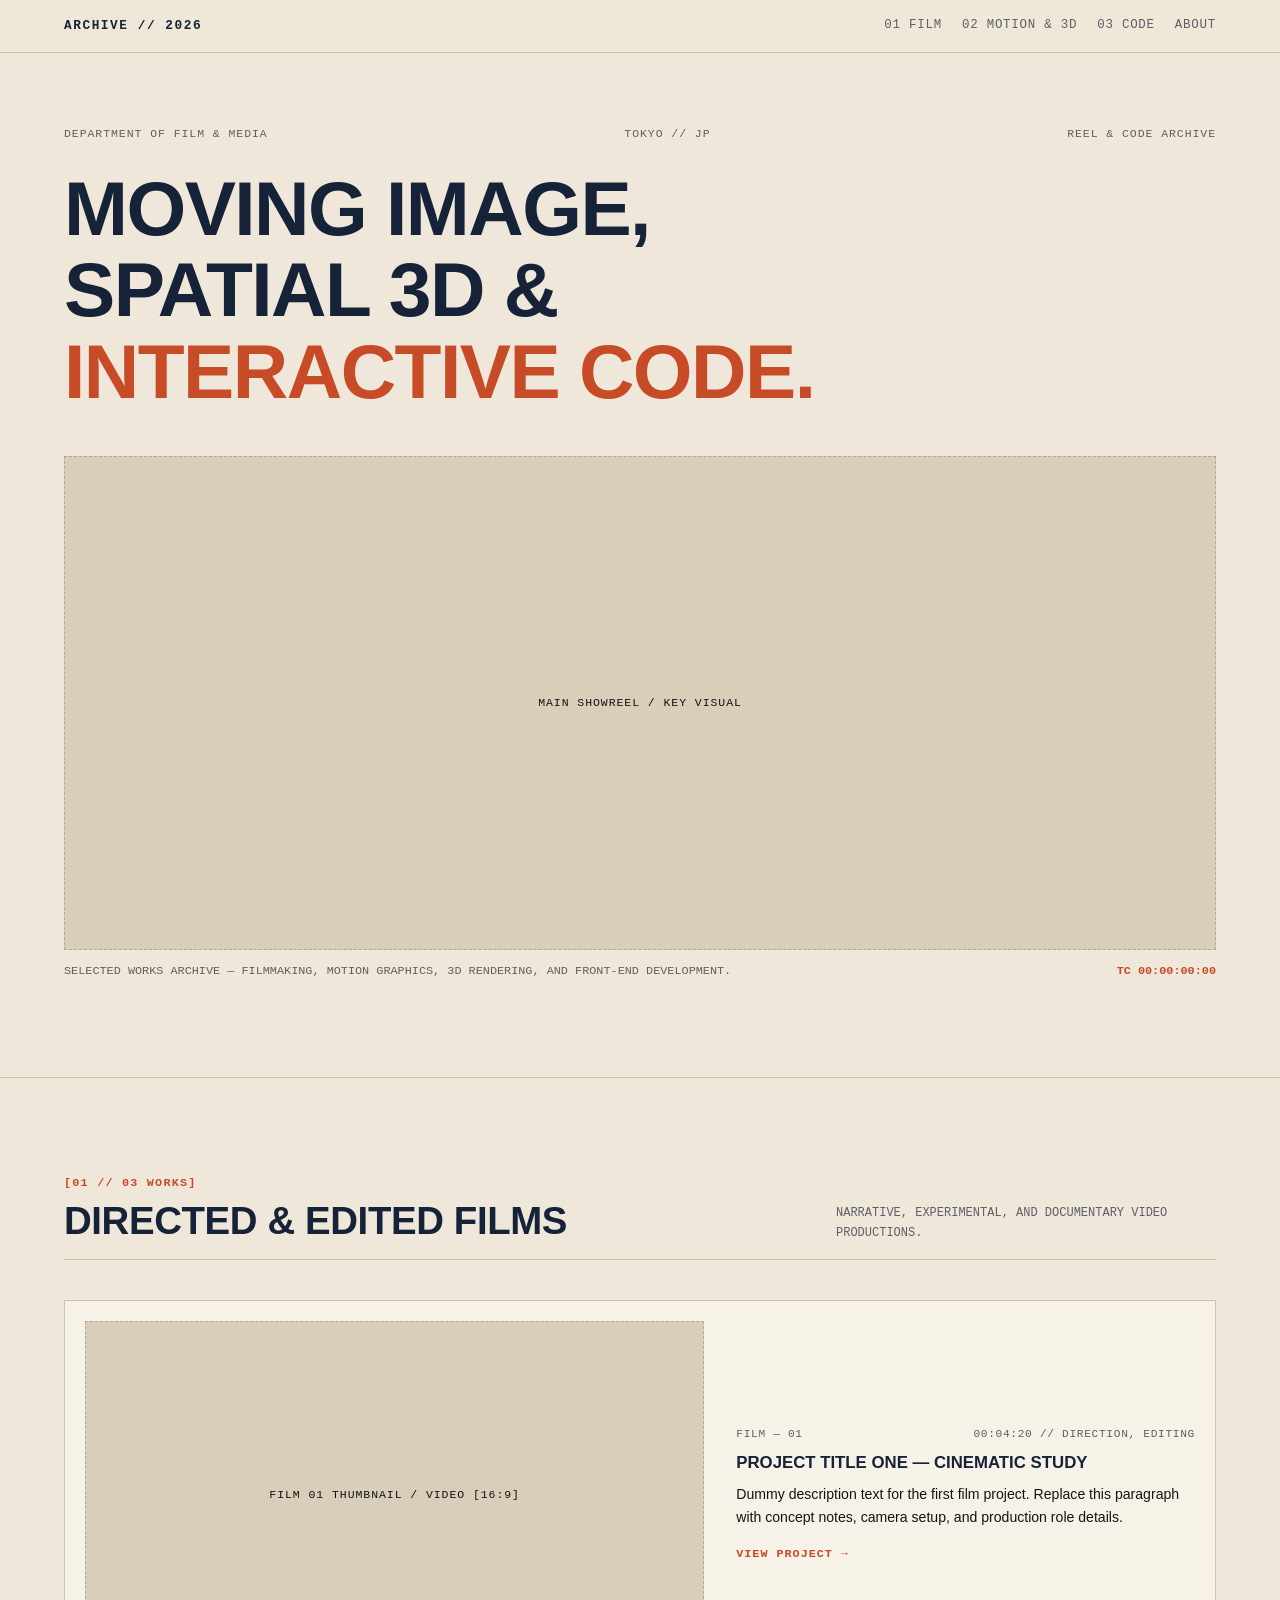
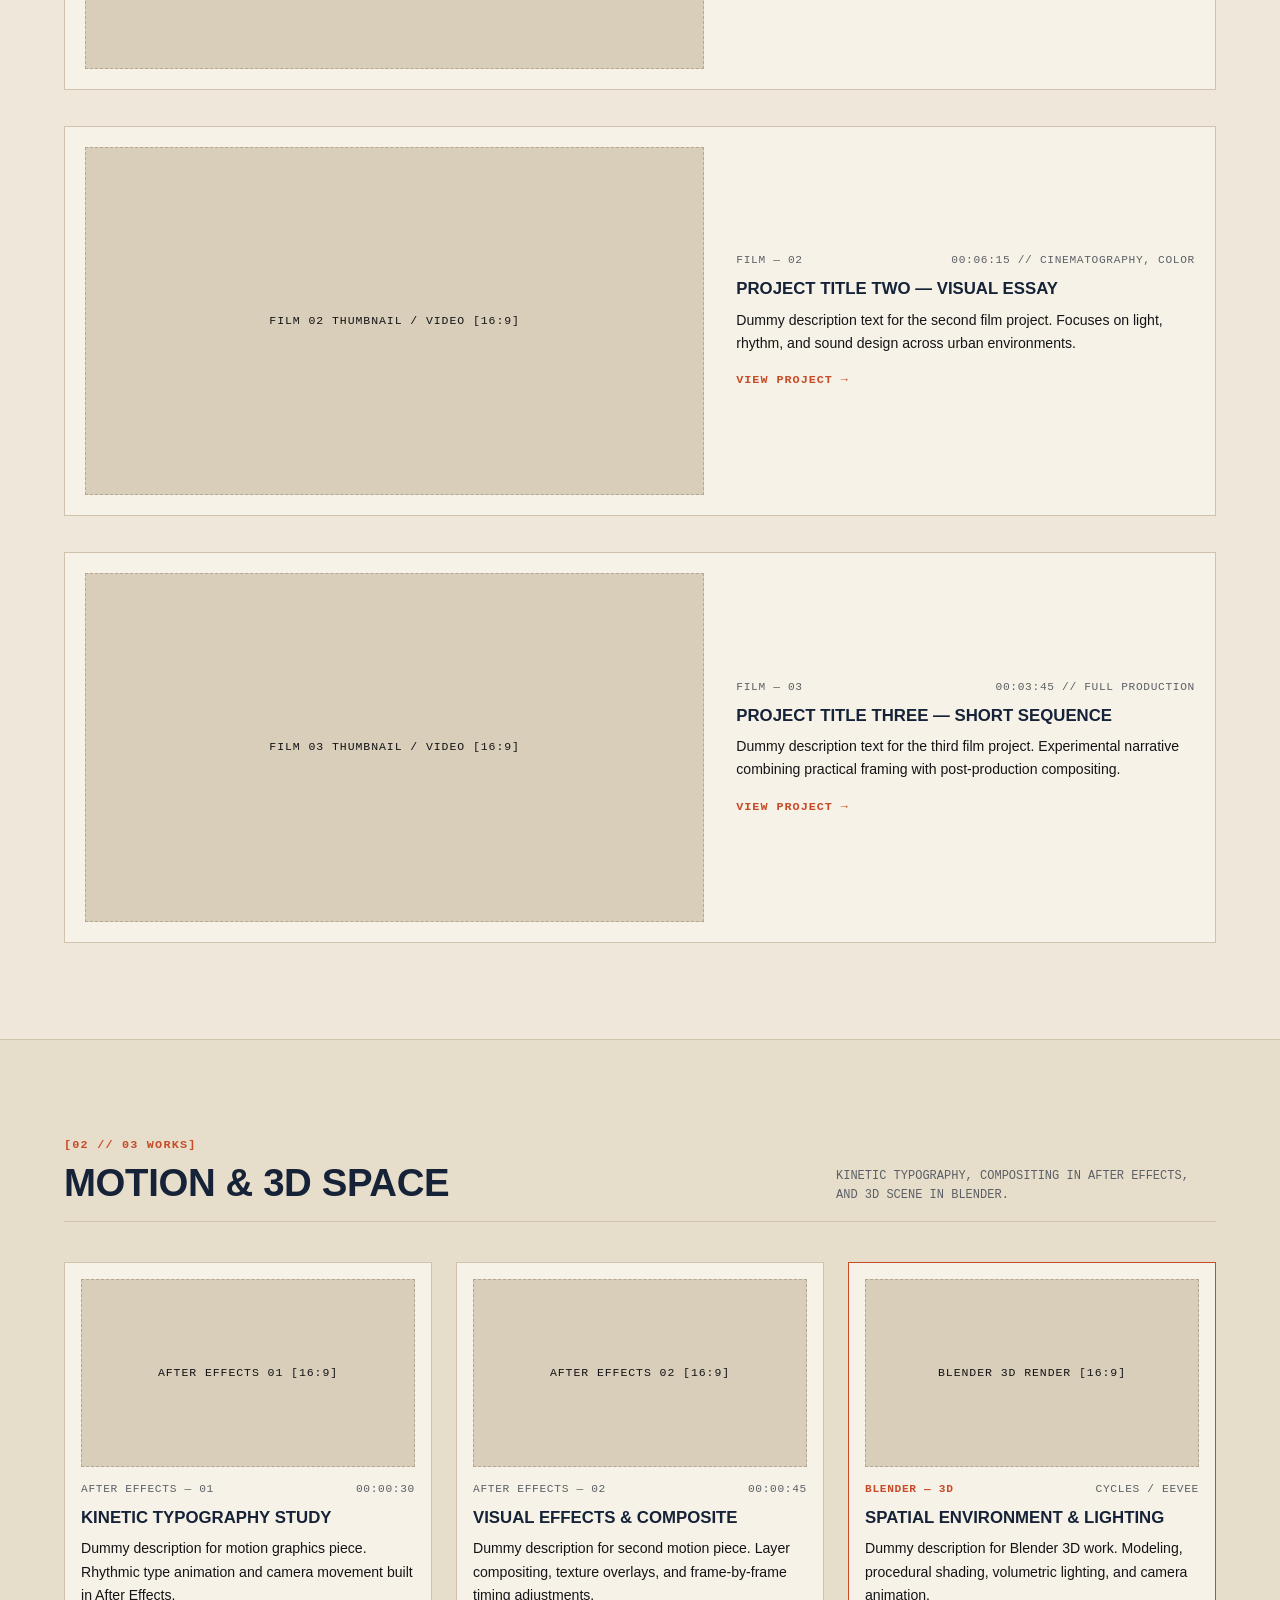
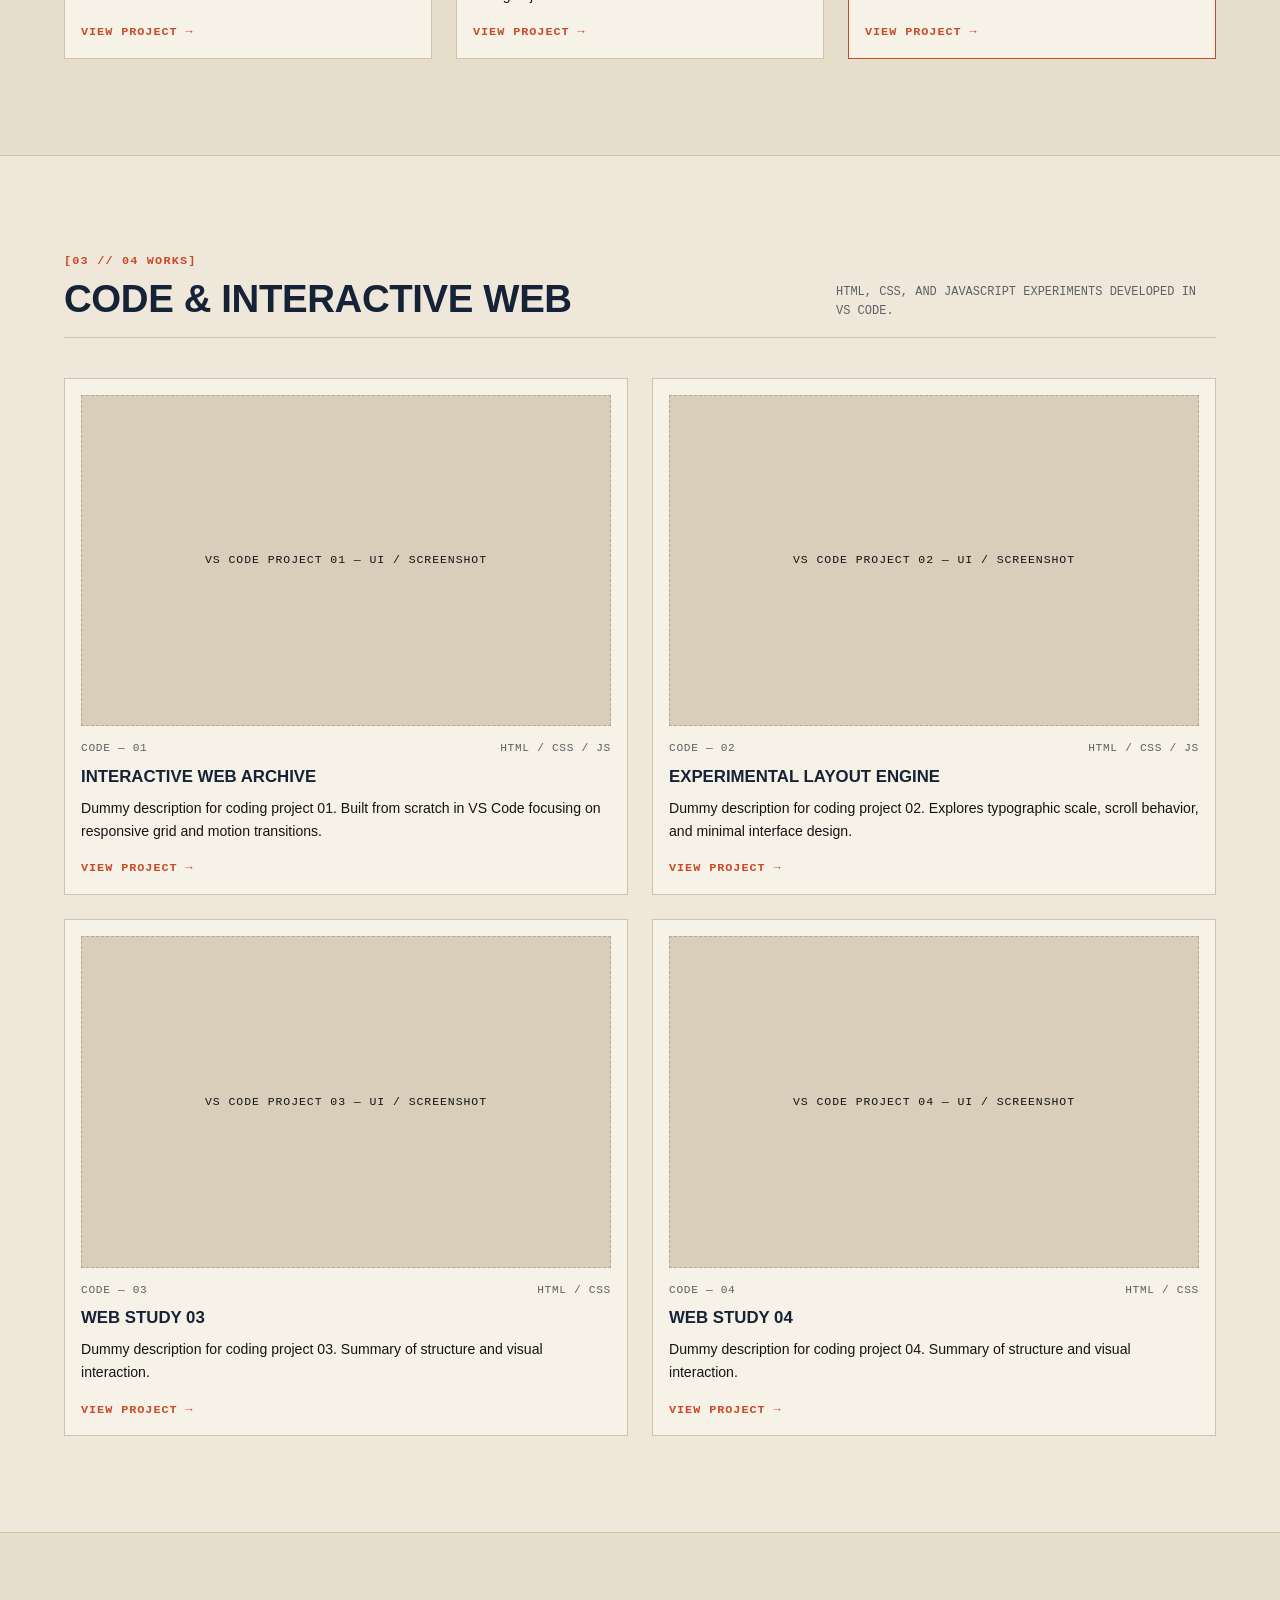
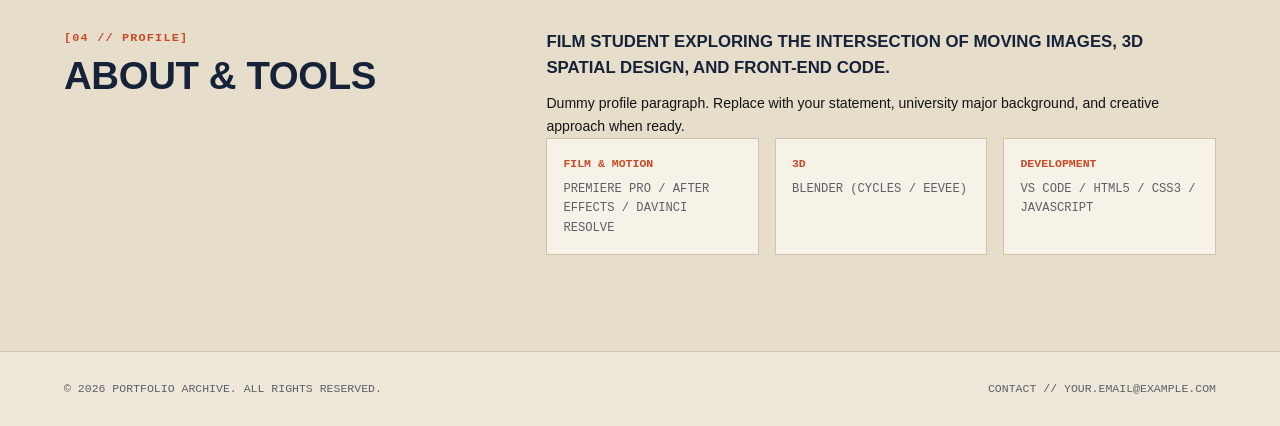
<file: myportfolio/index.html>
<!DOCTYPE html>
<html lang="ja">
<head>
  <meta charset="UTF-8">
  <meta name="viewport" content="width=device-width, initial-scale=1.0">
  <title>PORTFOLIO — FILM / MOTION / CODE</title>
  <link rel="stylesheet" href="css/style.css">
</head>
<body>

  <!-- Header -->
  <header class="site-header">
    <div class="header-inner">
      <a href="#top" class="logo">ARCHIVE // 2026</a>
      <nav class="site-nav" aria-label="Primary Navigation">
        <a href="#film">01 FILM</a>
        <a href="#motion-3d">02 MOTION &amp; 3D</a>
        <a href="#code">03 CODE</a>
        <a href="#about">ABOUT</a>
      </nav>
    </div>
  </header>

  <main id="top">
    <!-- Hero Section -->
    <section class="hero">
      <div class="container">
        <div class="hero-meta">
          <span>DEPARTMENT OF FILM &amp; MEDIA</span>
          <span>TOKYO // JP</span>
          <span>REEL &amp; CODE ARCHIVE</span>
        </div>
        <h1 class="hero-title">
          MOVING IMAGE,<br>
          SPATIAL 3D &amp;<br>
          <span class="accent">INTERACTIVE CODE.</span>
        </h1>
        <div class="hero-visual">
          <div class="media-placeholder ratio-wide">
            <span class="placeholder-label">MAIN SHOWREEL / KEY VISUAL</span>
          </div>
          <div class="hero-caption">
            <p>SELECTED WORKS ARCHIVE — FILMMAKING, MOTION GRAPHICS, 3D RENDERING, AND FRONT-END DEVELOPMENT.</p>
            <span class="timecode">TC 00:00:00:00</span>
          </div>
        </div>
      </div>
    </section>

    <!-- 01: FILM (3 Works) -->
    <section id="film" class="section">
      <div class="container">
        <div class="section-header">
          <div>
            <span class="section-index">[01 // 03 WORKS]</span>
            <h2 class="section-title">DIRECTED &amp; EDITED FILMS</h2>
          </div>
          <p class="section-desc">NARRATIVE, EXPERIMENTAL, AND DOCUMENTARY VIDEO PRODUCTIONS.</p>
        </div>

        <div class="film-list">
          <a href="works/film-01.html" class="card-link">
            <article class="film-item">
              <div class="media-placeholder ratio-video">
                <span class="placeholder-label">FILM 01 THUMBNAIL / VIDEO [16:9]</span>
              </div>
              <div class="work-info">
                <div class="work-meta">
                  <span>FILM — 01</span>
                  <span>00:04:20 // DIRECTION, EDITING</span>
                </div>
                <h3 class="work-title">PROJECT TITLE ONE — CINEMATIC STUDY</h3>
                <p class="work-text">
                  Dummy description text for the first film project. Replace this paragraph with concept notes, camera setup, and production role details.
                </p>
                <span class="view-more">VIEW PROJECT &rarr;</span>
              </div>
            </article>
          </a>

          <a href="works/film-02.html" class="card-link">
            <article class="film-item">
              <div class="media-placeholder ratio-video">
                <span class="placeholder-label">FILM 02 THUMBNAIL / VIDEO [16:9]</span>
              </div>
              <div class="work-info">
                <div class="work-meta">
                  <span>FILM — 02</span>
                  <span>00:06:15 // CINEMATOGRAPHY, COLOR</span>
                </div>
                <h3 class="work-title">PROJECT TITLE TWO — VISUAL ESSAY</h3>
                <p class="work-text">
                  Dummy description text for the second film project. Focuses on light, rhythm, and sound design across urban environments.
                </p>
                <span class="view-more">VIEW PROJECT &rarr;</span>
              </div>
            </article>
          </a>

          <a href="works/film-03.html" class="card-link">
            <article class="film-item">
              <div class="media-placeholder ratio-video">
                <span class="placeholder-label">FILM 03 THUMBNAIL / VIDEO [16:9]</span>
              </div>
              <div class="work-info">
                <div class="work-meta">
                  <span>FILM — 03</span>
                  <span>00:03:45 // FULL PRODUCTION</span>
                </div>
                <h3 class="work-title">PROJECT TITLE THREE — SHORT SEQUENCE</h3>
                <p class="work-text">
                  Dummy description text for the third film project. Experimental narrative combining practical framing with post-production compositing.
                </p>
                <span class="view-more">VIEW PROJECT &rarr;</span>
              </div>
            </article>
          </a>
        </div>
      </div>
    </section>

    <!-- 02: AFTER EFFECTS (2 Works) & BLENDER (1 Work) -->
    <section id="motion-3d" class="section section-alt">
      <div class="container">
        <div class="section-header">
          <div>
            <span class="section-index">[02 // 03 WORKS]</span>
            <h2 class="section-title">MOTION &amp; 3D SPACE</h2>
          </div>
          <p class="section-desc">KINETIC TYPOGRAPHY, COMPOSITING IN AFTER EFFECTS, AND 3D SCENE IN BLENDER.</p>
        </div>

        <div class="grid-3">
          <a href="works/ae-01.html" class="card-link">
            <article class="card">
              <div class="media-placeholder ratio-video">
                <span class="placeholder-label">AFTER EFFECTS 01 [16:9]</span>
              </div>
              <div class="work-info">
                <div class="work-meta">
                  <span>AFTER EFFECTS — 01</span>
                  <span>00:00:30</span>
                </div>
                <h3 class="work-title">KINETIC TYPOGRAPHY STUDY</h3>
                <p class="work-text">
                  Dummy description for motion graphics piece. Rhythmic type animation and camera movement built in After Effects.
                </p>
                <span class="view-more">VIEW PROJECT &rarr;</span>
              </div>
            </article>
          </a>

          <a href="works/ae-02.html" class="card-link">
            <article class="card">
              <div class="media-placeholder ratio-video">
                <span class="placeholder-label">AFTER EFFECTS 02 [16:9]</span>
              </div>
              <div class="work-info">
                <div class="work-meta">
                  <span>AFTER EFFECTS — 02</span>
                  <span>00:00:45</span>
                </div>
                <h3 class="work-title">VISUAL EFFECTS &amp; COMPOSITE</h3>
                <p class="work-text">
                  Dummy description for second motion piece. Layer compositing, texture overlays, and frame-by-frame timing adjustments.
                </p>
                <span class="view-more">VIEW PROJECT &rarr;</span>
              </div>
            </article>
          </a>

          <a href="works/blender-01.html" class="card-link">
            <article class="card card-featured">
              <div class="media-placeholder ratio-video">
                <span class="placeholder-label">BLENDER 3D RENDER [16:9]</span>
              </div>
              <div class="work-info">
                <div class="work-meta">
                  <span class="badge">BLENDER — 3D</span>
                  <span>CYCLES / EEVEE</span>
                </div>
                <h3 class="work-title">SPATIAL ENVIRONMENT &amp; LIGHTING</h3>
                <p class="work-text">
                  Dummy description for Blender 3D work. Modeling, procedural shading, volumetric lighting, and camera animation.
                </p>
                <span class="view-more">VIEW PROJECT &rarr;</span>
              </div>
            </article>
          </a>
        </div>
      </div>
    </section>

    <!-- 03: VS CODE / WEB & CREATIVE CODING (4 Works) -->
    <section id="code" class="section">
      <div class="container">
        <div class="section-header">
          <div>
            <span class="section-index">[03 // 04 WORKS]</span>
            <h2 class="section-title">CODE &amp; INTERACTIVE WEB</h2>
          </div>
          <p class="section-desc">HTML, CSS, AND JAVASCRIPT EXPERIMENTS DEVELOPED IN VS CODE.</p>
        </div>

        <div class="grid-2">
          <a href="works/code-01.html" class="card-link">
            <article class="card">
              <div class="media-placeholder ratio-browser">
                <span class="placeholder-label">VS CODE PROJECT 01 — UI / SCREENSHOT</span>
              </div>
              <div class="work-info">
                <div class="work-meta">
                  <span>CODE — 01</span>
                  <span>HTML / CSS / JS</span>
                </div>
                <h3 class="work-title">INTERACTIVE WEB ARCHIVE</h3>
                <p class="work-text">
                  Dummy description for coding project 01. Built from scratch in VS Code focusing on responsive grid and motion transitions.
                </p>
                <span class="view-more">VIEW PROJECT &rarr;</span>
              </div>
            </article>
          </a>

          <a href="works/code-02.html" class="card-link">
            <article class="card">
              <div class="media-placeholder ratio-browser">
                <span class="placeholder-label">VS CODE PROJECT 02 — UI / SCREENSHOT</span>
              </div>
              <div class="work-info">
                <div class="work-meta">
                  <span>CODE — 02</span>
                  <span>HTML / CSS / JS</span>
                </div>
                <h3 class="work-title">EXPERIMENTAL LAYOUT ENGINE</h3>
                <p class="work-text">
                  Dummy description for coding project 02. Explores typographic scale, scroll behavior, and minimal interface design.
                </p>
                <span class="view-more">VIEW PROJECT &rarr;</span>
              </div>
            </article>
          </a>

          <a href="works/code-03.html" class="card-link">
            <article class="card">
              <div class="media-placeholder ratio-browser">
                <span class="placeholder-label">VS CODE PROJECT 03 — UI / SCREENSHOT</span>
              </div>
              <div class="work-info">
                <div class="work-meta">
                  <span>CODE — 03</span>
                  <span>HTML / CSS</span>
                </div>
                <h3 class="work-title">WEB STUDY 03</h3>
                <p class="work-text">
                  Dummy description for coding project 03. Summary of structure and visual interaction.
                </p>
                <span class="view-more">VIEW PROJECT &rarr;</span>
              </div>
            </article>
          </a>

          <a href="works/code-04.html" class="card-link">
            <article class="card">
              <div class="media-placeholder ratio-browser">
                <span class="placeholder-label">VS CODE PROJECT 04 — UI / SCREENSHOT</span>
              </div>
              <div class="work-info">
                <div class="work-meta">
                  <span>CODE — 04</span>
                  <span>HTML / CSS</span>
                </div>
                <h3 class="work-title">WEB STUDY 04</h3>
                <p class="work-text">
                  Dummy description for coding project 04. Summary of structure and visual interaction.
                </p>
                <span class="view-more">VIEW PROJECT &rarr;</span>
              </div>
            </article>
          </a>
        </div>
      </div>
    </section>

    <!-- About & Tools -->
    <section id="about" class="section section-alt">
      <div class="container">
        <div class="about-grid">
          <div>
            <span class="section-index">[04 // PROFILE]</span>
            <h2 class="section-title">ABOUT &amp; TOOLS</h2>
          </div>
          <div class="about-content">
            <p class="about-lead">
              FILM STUDENT EXPLORING THE INTERSECTION OF MOVING IMAGES, 3D SPATIAL DESIGN, AND FRONT-END CODE.
            </p>
            <p class="work-text">
              Dummy profile paragraph. Replace with your statement, university major background, and creative approach when ready.
            </p>
            <div class="tools-grid">
              <div class="tool-box">
                <span class="tool-cat">FILM &amp; MOTION</span>
                <p>PREMIERE PRO / AFTER EFFECTS / DAVINCI RESOLVE</p>
              </div>
              <div class="tool-box">
                <span class="tool-cat">3D</span>
                <p>BLENDER (CYCLES / EEVEE)</p>
              </div>
              <div class="tool-box">
                <span class="tool-cat">DEVELOPMENT</span>
                <p>VS CODE / HTML5 / CSS3 / JAVASCRIPT</p>
              </div>
            </div>
          </div>
        </div>
      </div>
    </section>
  </main>

  <!-- Footer -->
  <footer class="site-footer">
    <div class="container footer-inner">
      <span>&copy; 2026 PORTFOLIO ARCHIVE. ALL RIGHTS RESERVED.</span>
      <span>CONTACT // YOUR.EMAIL@EXAMPLE.COM</span>
    </div>
  </footer>

</body>
</html>
</file>
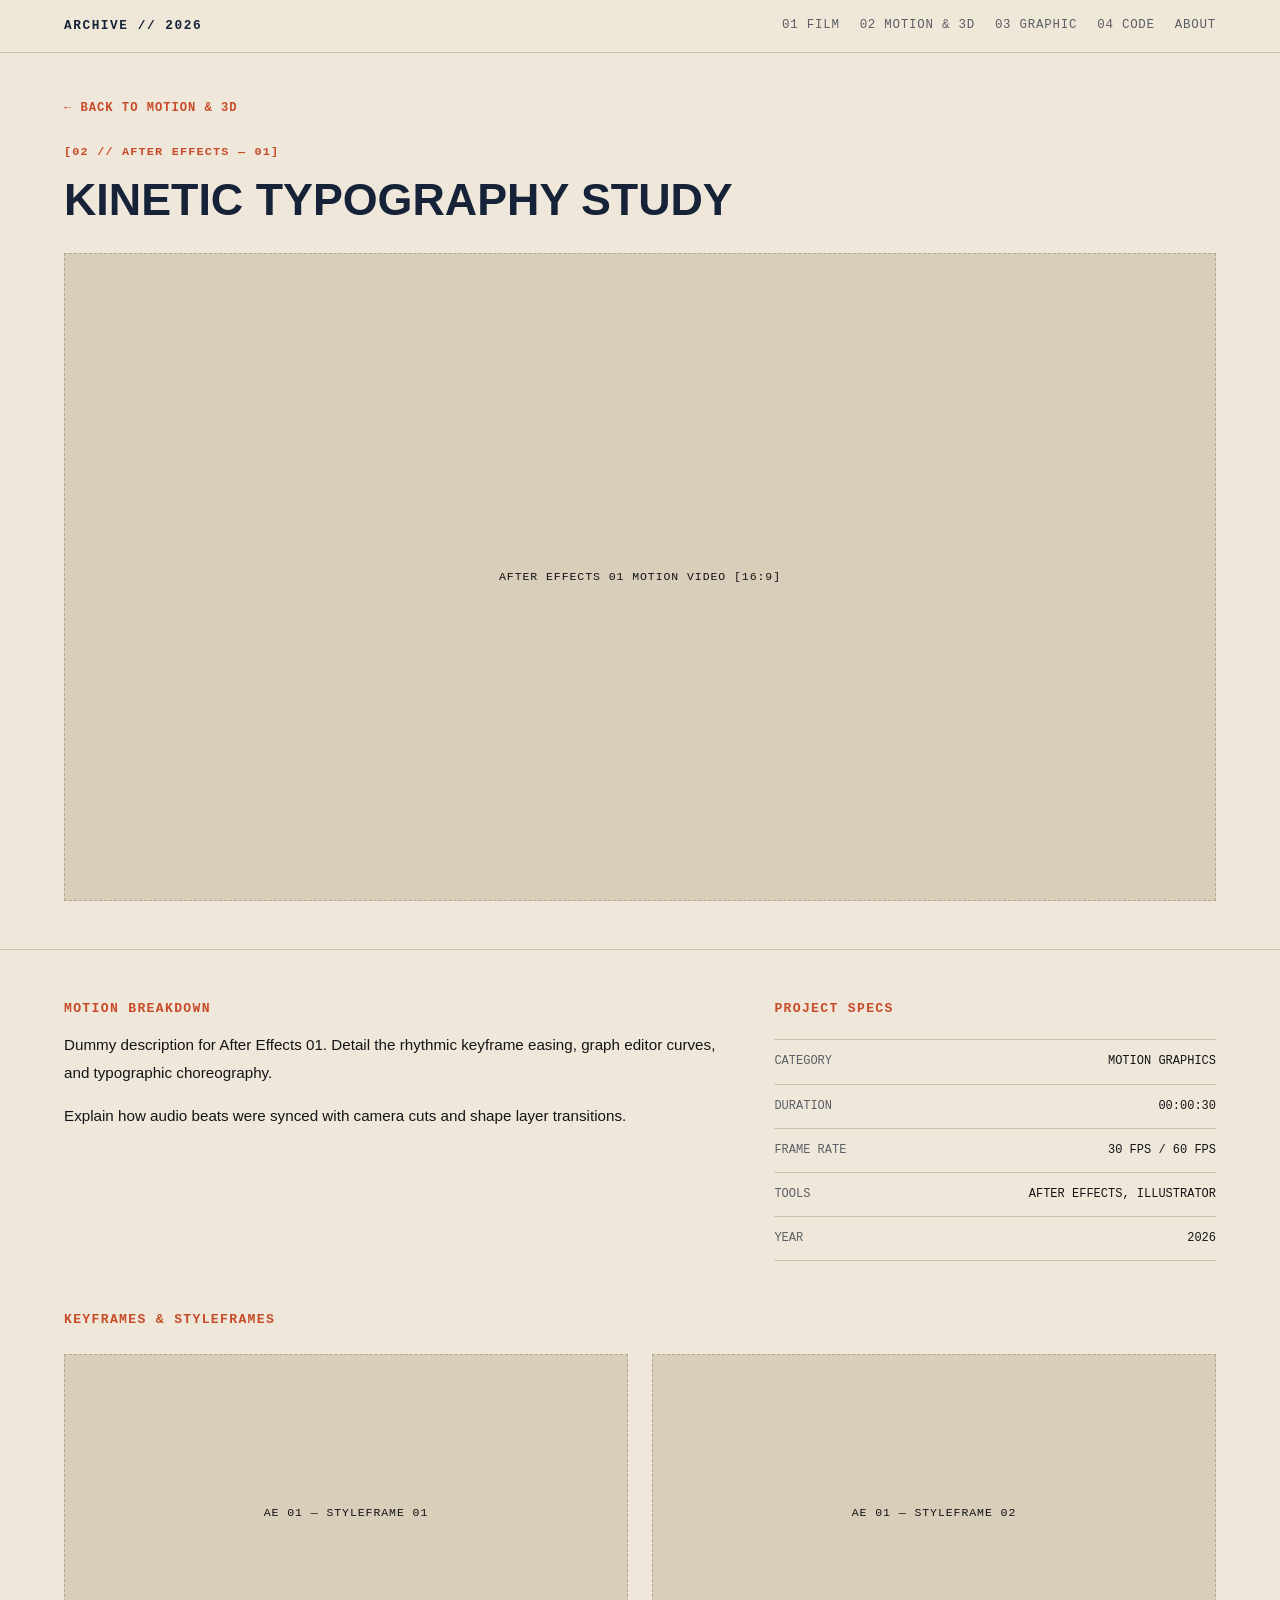
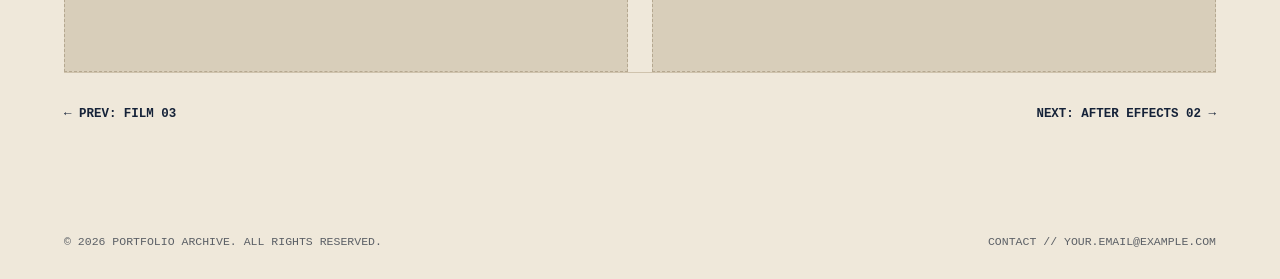
<file: myportfolio/works/ae-01.html>
<!DOCTYPE html>
<html lang="ja">
<head>
  <meta charset="UTF-8">
  <meta name="viewport" content="width=device-width, initial-scale=1.0">
  <title>AFTER EFFECTS 01 — KINETIC TYPOGRAPHY | PORTFOLIO</title>
  <link rel="stylesheet" href="../css/style.css">
</head>
<body>
  <header class="site-header">
    <div class="header-inner">
      <a href="../index.html" class="logo">ARCHIVE // 2026</a>
      <nav class="site-nav">
        <a href="../index.html#film">01 FILM</a>
        <a href="../index.html#motion-3d">02 MOTION &amp; 3D</a>
        <a href="../index.html#graphic">03 GRAPHIC</a>
        <a href="../index.html#code">04 CODE</a>
        <a href="../index.html#about">ABOUT</a>
      </nav>
    </div>
  </header>

  <main>
    <section class="detail-hero">
      <div class="container">
        <a href="../index.html#motion-3d" class="back-link">&larr; BACK TO MOTION &amp; 3D</a>
        <span class="section-index">[02 // AFTER EFFECTS — 01]</span>
        <h1 class="detail-title">KINETIC TYPOGRAPHY STUDY</h1>
        <div class="media-placeholder ratio-video">
          <span class="placeholder-label">AFTER EFFECTS 01 MOTION VIDEO [16:9]</span>
        </div>
      </div>
    </section>

    <section class="detail-body">
      <div class="container">
        <div class="detail-grid">
          <div>
            <h2 class="detail-heading">MOTION BREAKDOWN</h2>
            <p class="detail-paragraph">
              Dummy description for After Effects 01. Detail the rhythmic keyframe easing, graph editor curves, and typographic choreography.
            </p>
            <p class="detail-paragraph">
              Explain how audio beats were synced with camera cuts and shape layer transitions.
            </p>
          </div>
          <div>
            <h2 class="detail-heading">PROJECT SPECS</h2>
            <ul class="spec-list">
              <li><span>CATEGORY</span><span>MOTION GRAPHICS</span></li>
              <li><span>DURATION</span><span>00:00:30</span></li>
              <li><span>FRAME RATE</span><span>30 FPS / 60 FPS</span></li>
              <li><span>TOOLS</span><span>AFTER EFFECTS, ILLUSTRATOR</span></li>
              <li><span>YEAR</span><span>2026</span></li>
            </ul>
          </div>
        </div>

        <h2 class="detail-heading">KEYFRAMES &amp; STYLEFRAMES</h2>
        <div class="detail-gallery">
          <div class="media-placeholder ratio-video">
            <span class="placeholder-label">AE 01 — STYLEFRAME 01</span>
          </div>
          <div class="media-placeholder ratio-video">
            <span class="placeholder-label">AE 01 — STYLEFRAME 02</span>
          </div>
        </div>

        <nav class="detail-nav">
          <a href="film-03.html">&larr; PREV: FILM 03</a>
          <a href="ae-02.html">NEXT: AFTER EFFECTS 02 &rarr;</a>
        </nav>
      </div>
    </section>
  </main>

  <footer class="site-footer">
    <div class="container footer-inner">
      <span>&copy; 2026 PORTFOLIO ARCHIVE. ALL RIGHTS RESERVED.</span>
      <span>CONTACT // YOUR.EMAIL@EXAMPLE.COM</span>
    </div>
  </footer>
</body>
</html>
</file>
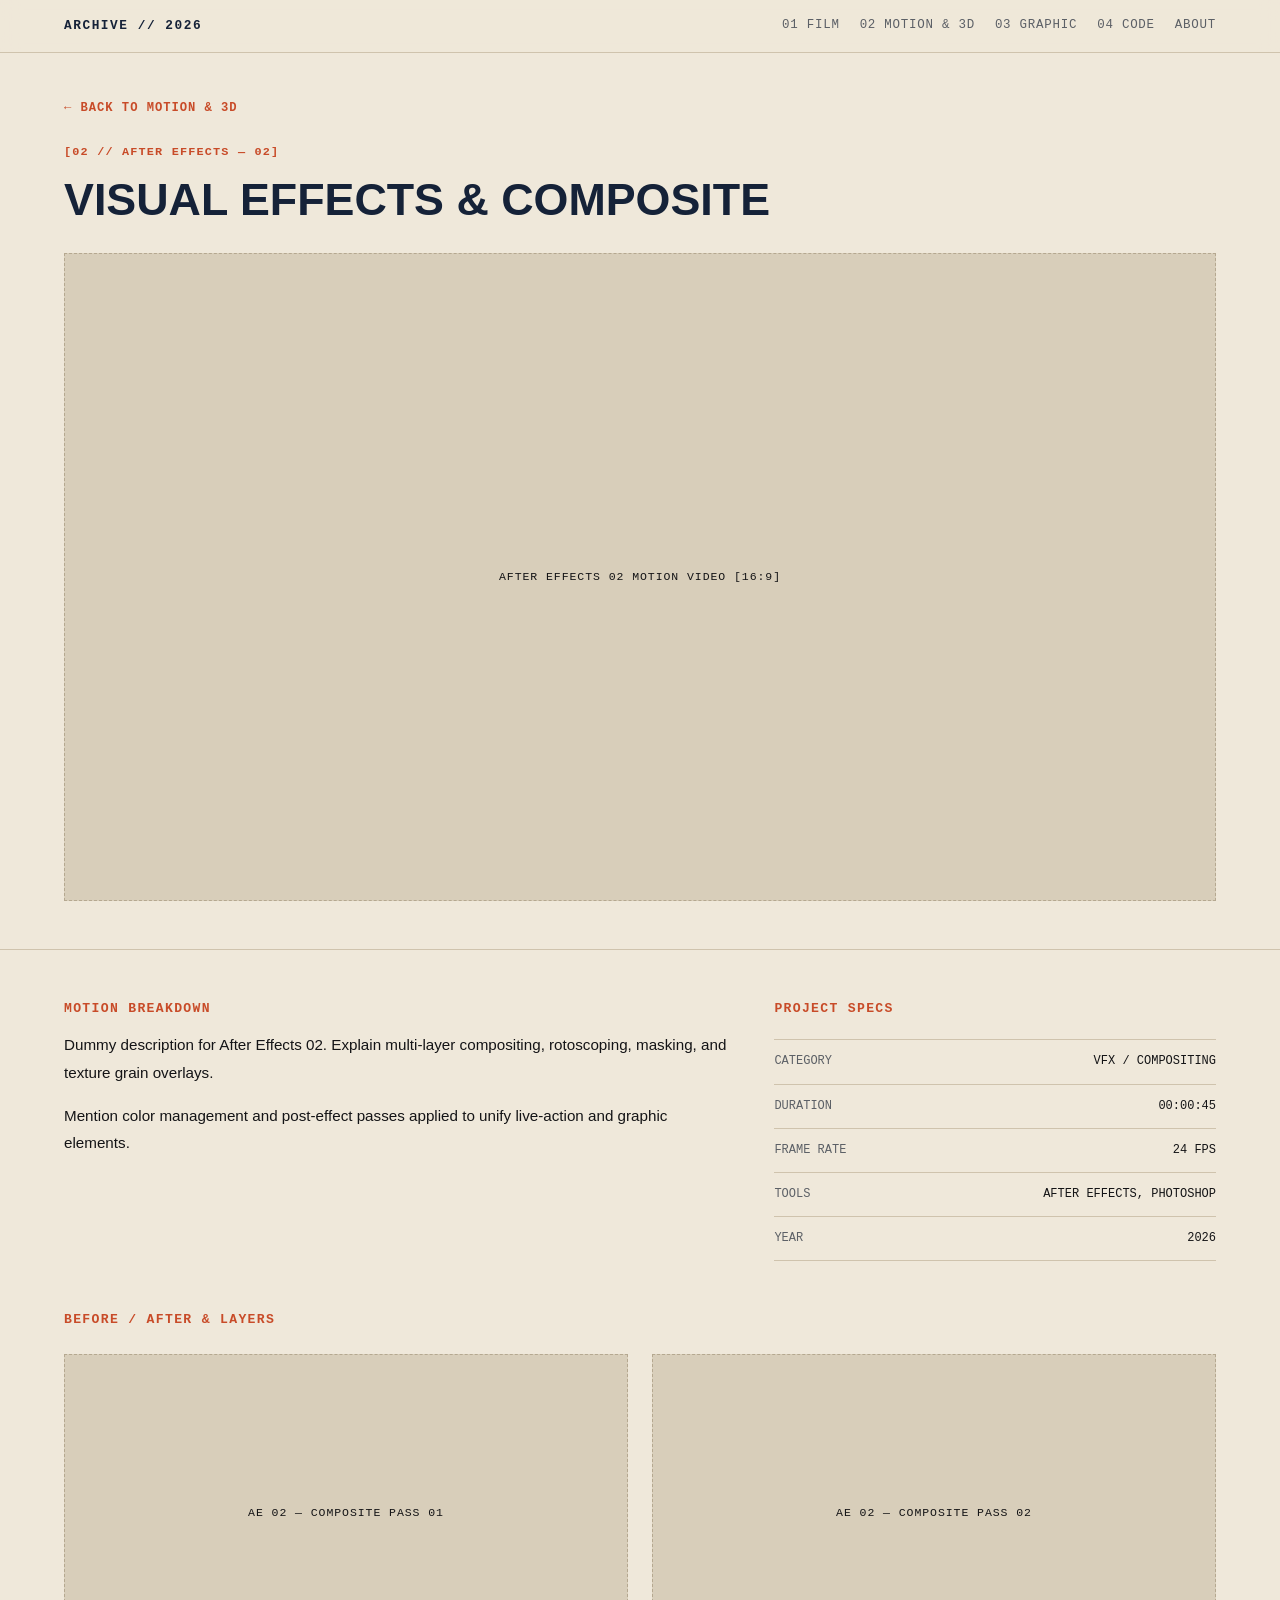
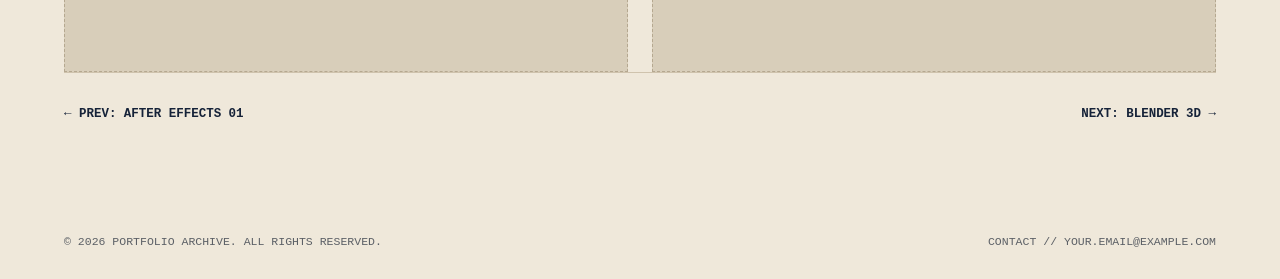
<file: myportfolio/works/ae-02.html>
<!DOCTYPE html>
<html lang="ja">
<head>
  <meta charset="UTF-8">
  <meta name="viewport" content="width=device-width, initial-scale=1.0">
  <title>AFTER EFFECTS 02 — VFX &amp; COMPOSITE | PORTFOLIO</title>
  <link rel="stylesheet" href="../css/style.css">
</head>
<body>
  <header class="site-header">
    <div class="header-inner">
      <a href="../index.html" class="logo">ARCHIVE // 2026</a>
      <nav class="site-nav">
        <a href="../index.html#film">01 FILM</a>
        <a href="../index.html#motion-3d">02 MOTION &amp; 3D</a>
        <a href="../index.html#graphic">03 GRAPHIC</a>
        <a href="../index.html#code">04 CODE</a>
        <a href="../index.html#about">ABOUT</a>
      </nav>
    </div>
  </header>

  <main>
    <section class="detail-hero">
      <div class="container">
        <a href="../index.html#motion-3d" class="back-link">&larr; BACK TO MOTION &amp; 3D</a>
        <span class="section-index">[02 // AFTER EFFECTS — 02]</span>
        <h1 class="detail-title">VISUAL EFFECTS &amp; COMPOSITE</h1>
        <div class="media-placeholder ratio-video">
          <span class="placeholder-label">AFTER EFFECTS 02 MOTION VIDEO [16:9]</span>
        </div>
      </div>
    </section>

    <section class="detail-body">
      <div class="container">
        <div class="detail-grid">
          <div>
            <h2 class="detail-heading">MOTION BREAKDOWN</h2>
            <p class="detail-paragraph">
              Dummy description for After Effects 02. Explain multi-layer compositing, rotoscoping, masking, and texture grain overlays.
            </p>
            <p class="detail-paragraph">
              Mention color management and post-effect passes applied to unify live-action and graphic elements.
            </p>
          </div>
          <div>
            <h2 class="detail-heading">PROJECT SPECS</h2>
            <ul class="spec-list">
              <li><span>CATEGORY</span><span>VFX / COMPOSITING</span></li>
              <li><span>DURATION</span><span>00:00:45</span></li>
              <li><span>FRAME RATE</span><span>24 FPS</span></li>
              <li><span>TOOLS</span><span>AFTER EFFECTS, PHOTOSHOP</span></li>
              <li><span>YEAR</span><span>2026</span></li>
            </ul>
          </div>
        </div>

        <h2 class="detail-heading">BEFORE / AFTER &amp; LAYERS</h2>
        <div class="detail-gallery">
          <div class="media-placeholder ratio-video">
            <span class="placeholder-label">AE 02 — COMPOSITE PASS 01</span>
          </div>
          <div class="media-placeholder ratio-video">
            <span class="placeholder-label">AE 02 — COMPOSITE PASS 02</span>
          </div>
        </div>

        <nav class="detail-nav">
          <a href="ae-01.html">&larr; PREV: AFTER EFFECTS 01</a>
          <a href="blender-01.html">NEXT: BLENDER 3D &rarr;</a>
        </nav>
      </div>
    </section>
  </main>

  <footer class="site-footer">
    <div class="container footer-inner">
      <span>&copy; 2026 PORTFOLIO ARCHIVE. ALL RIGHTS RESERVED.</span>
      <span>CONTACT // YOUR.EMAIL@EXAMPLE.COM</span>
    </div>
  </footer>
</body>
</html>
</file>
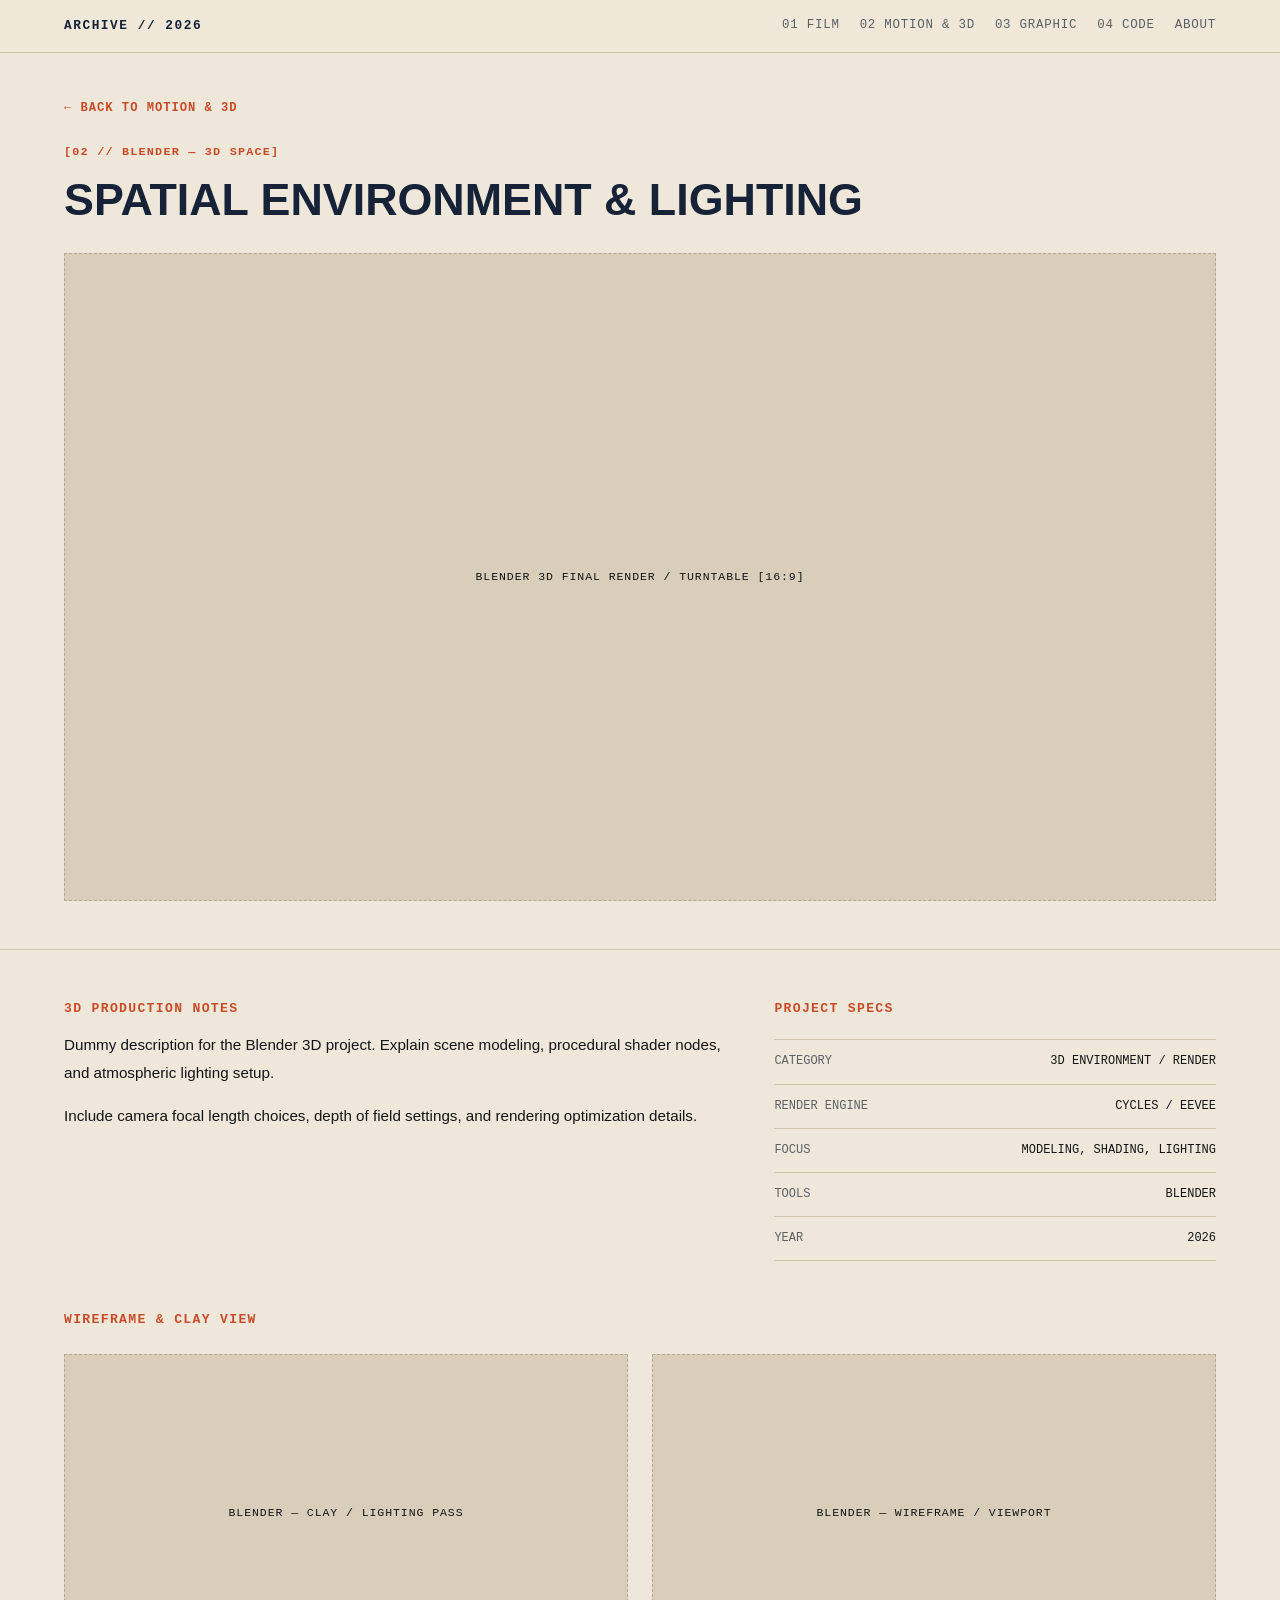
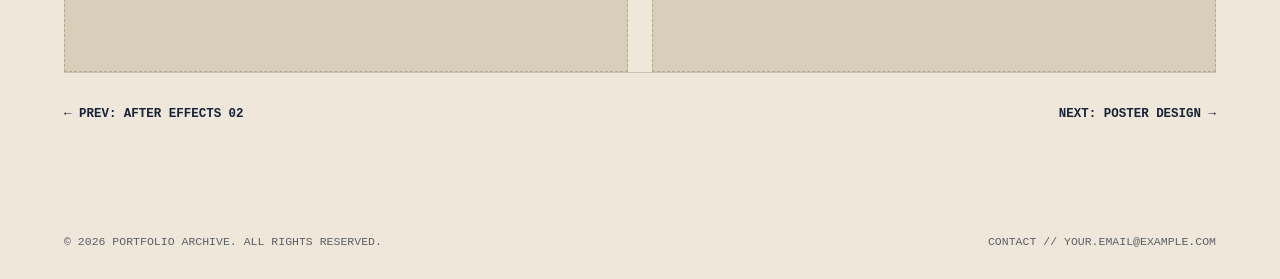
<file: myportfolio/works/blender-01.html>
<!DOCTYPE html>
<html lang="ja">
<head>
  <meta charset="UTF-8">
  <meta name="viewport" content="width=device-width, initial-scale=1.0">
  <title>BLENDER 3D — SPATIAL ENVIRONMENT | PORTFOLIO</title>
  <link rel="stylesheet" href="../css/style.css">
</head>
<body>
  <header class="site-header">
    <div class="header-inner">
      <a href="../index.html" class="logo">ARCHIVE // 2026</a>
      <nav class="site-nav">
        <a href="../index.html#film">01 FILM</a>
        <a href="../index.html#motion-3d">02 MOTION &amp; 3D</a>
        <a href="../index.html#graphic">03 GRAPHIC</a>
        <a href="../index.html#code">04 CODE</a>
        <a href="../index.html#about">ABOUT</a>
      </nav>
    </div>
  </header>

  <main>
    <section class="detail-hero">
      <div class="container">
        <a href="../index.html#motion-3d" class="back-link">&larr; BACK TO MOTION &amp; 3D</a>
        <span class="section-index">[02 // BLENDER — 3D SPACE]</span>
        <h1 class="detail-title">SPATIAL ENVIRONMENT &amp; LIGHTING</h1>
        <div class="media-placeholder ratio-video">
          <span class="placeholder-label">BLENDER 3D FINAL RENDER / TURNTABLE [16:9]</span>
        </div>
      </div>
    </section>

    <section class="detail-body">
      <div class="container">
        <div class="detail-grid">
          <div>
            <h2 class="detail-heading">3D PRODUCTION NOTES</h2>
            <p class="detail-paragraph">
              Dummy description for the Blender 3D project. Explain scene modeling, procedural shader nodes, and atmospheric lighting setup.
            </p>
            <p class="detail-paragraph">
              Include camera focal length choices, depth of field settings, and rendering optimization details.
            </p>
          </div>
          <div>
            <h2 class="detail-heading">PROJECT SPECS</h2>
            <ul class="spec-list">
              <li><span>CATEGORY</span><span>3D ENVIRONMENT / RENDER</span></li>
              <li><span>RENDER ENGINE</span><span>CYCLES / EEVEE</span></li>
              <li><span>FOCUS</span><span>MODELING, SHADING, LIGHTING</span></li>
              <li><span>TOOLS</span><span>BLENDER</span></li>
              <li><span>YEAR</span><span>2026</span></li>
            </ul>
          </div>
        </div>

        <h2 class="detail-heading">WIREFRAME &amp; CLAY VIEW</h2>
        <div class="detail-gallery">
          <div class="media-placeholder ratio-video">
            <span class="placeholder-label">BLENDER — CLAY / LIGHTING PASS</span>
          </div>
          <div class="media-placeholder ratio-video">
            <span class="placeholder-label">BLENDER — WIREFRAME / VIEWPORT</span>
          </div>
        </div>

        <nav class="detail-nav">
          <a href="ae-02.html">&larr; PREV: AFTER EFFECTS 02</a>
          <a href="poster-01.html">NEXT: POSTER DESIGN &rarr;</a>
        </nav>
      </div>
    </section>
  </main>

  <footer class="site-footer">
    <div class="container footer-inner">
      <span>&copy; 2026 PORTFOLIO ARCHIVE. ALL RIGHTS RESERVED.</span>
      <span>CONTACT // YOUR.EMAIL@EXAMPLE.COM</span>
    </div>
  </footer>
</body>
</html>
</file>
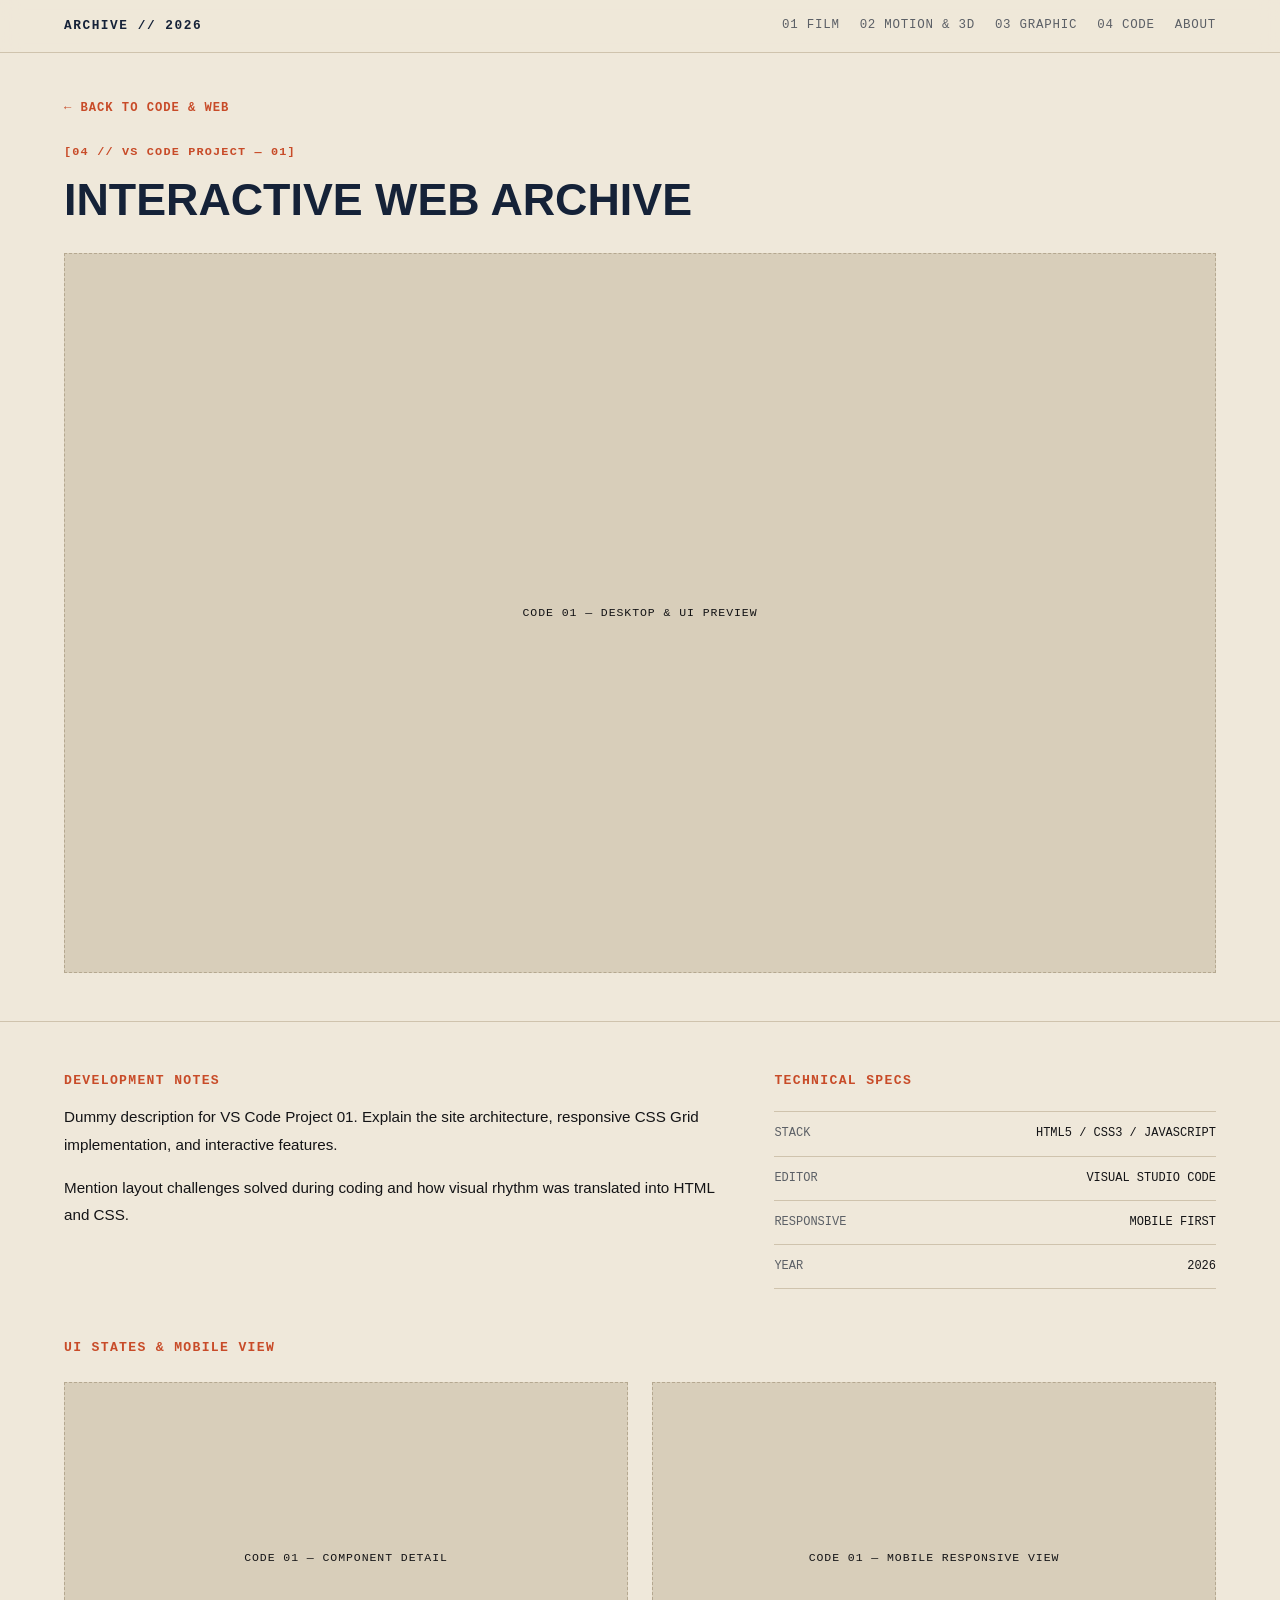
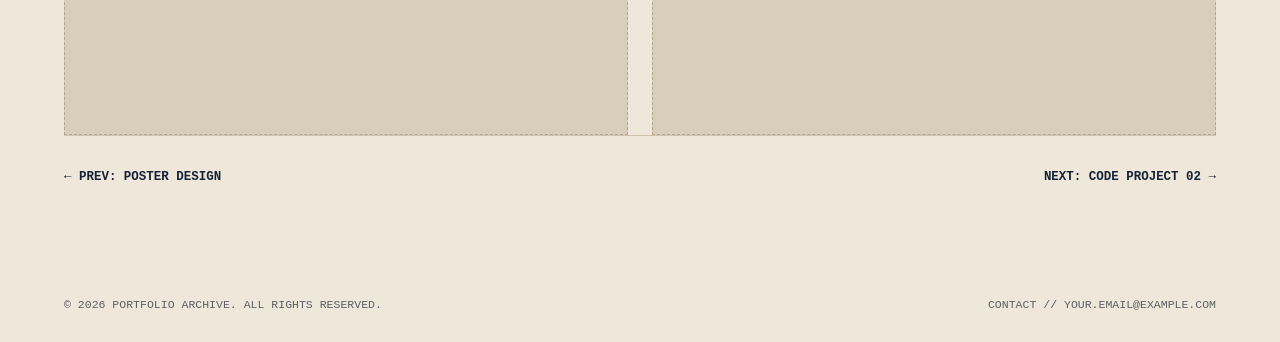
<file: myportfolio/works/code-01.html>
<!DOCTYPE html>
<html lang="ja">
<head>
  <meta charset="UTF-8">
  <meta name="viewport" content="width=device-width, initial-scale=1.0">
  <title>CODE 01 — INTERACTIVE WEB ARCHIVE | PORTFOLIO</title>
  <link rel="stylesheet" href="../css/style.css">
</head>
<body>
  <header class="site-header">
    <div class="header-inner">
      <a href="../index.html" class="logo">ARCHIVE // 2026</a>
      <nav class="site-nav">
        <a href="../index.html#film">01 FILM</a>
        <a href="../index.html#motion-3d">02 MOTION &amp; 3D</a>
        <a href="../index.html#graphic">03 GRAPHIC</a>
        <a href="../index.html#code">04 CODE</a>
        <a href="../index.html#about">ABOUT</a>
      </nav>
    </div>
  </header>

  <main>
    <section class="detail-hero">
      <div class="container">
        <a href="../index.html#code" class="back-link">&larr; BACK TO CODE &amp; WEB</a>
        <span class="section-index">[04 // VS CODE PROJECT — 01]</span>
        <h1 class="detail-title">INTERACTIVE WEB ARCHIVE</h1>
        <div class="media-placeholder ratio-browser">
          <span class="placeholder-label">CODE 01 — DESKTOP &amp; UI PREVIEW</span>
        </div>
      </div>
    </section>

    <section class="detail-body">
      <div class="container">
        <div class="detail-grid">
          <div>
            <h2 class="detail-heading">DEVELOPMENT NOTES</h2>
            <p class="detail-paragraph">
              Dummy description for VS Code Project 01. Explain the site architecture, responsive CSS Grid implementation, and interactive features.
            </p>
            <p class="detail-paragraph">
              Mention layout challenges solved during coding and how visual rhythm was translated into HTML and CSS.
            </p>
          </div>
          <div>
            <h2 class="detail-heading">TECHNICAL SPECS</h2>
            <ul class="spec-list">
              <li><span>STACK</span><span>HTML5 / CSS3 / JAVASCRIPT</span></li>
              <li><span>EDITOR</span><span>VISUAL STUDIO CODE</span></li>
              <li><span>RESPONSIVE</span><span>MOBILE FIRST</span></li>
              <li><span>YEAR</span><span>2026</span></li>
            </ul>
          </div>
        </div>

        <h2 class="detail-heading">UI STATES &amp; MOBILE VIEW</h2>
        <div class="detail-gallery">
          <div class="media-placeholder ratio-browser">
            <span class="placeholder-label">CODE 01 — COMPONENT DETAIL</span>
          </div>
          <div class="media-placeholder ratio-browser">
            <span class="placeholder-label">CODE 01 — MOBILE RESPONSIVE VIEW</span>
          </div>
        </div>

        <nav class="detail-nav">
          <a href="poster-01.html">&larr; PREV: POSTER DESIGN</a>
          <a href="code-02.html">NEXT: CODE PROJECT 02 &rarr;</a>
        </nav>
      </div>
    </section>
  </main>

  <footer class="site-footer">
    <div class="container footer-inner">
      <span>&copy; 2026 PORTFOLIO ARCHIVE. ALL RIGHTS RESERVED.</span>
      <span>CONTACT // YOUR.EMAIL@EXAMPLE.COM</span>
    </div>
  </footer>
</body>
</html>
</file>
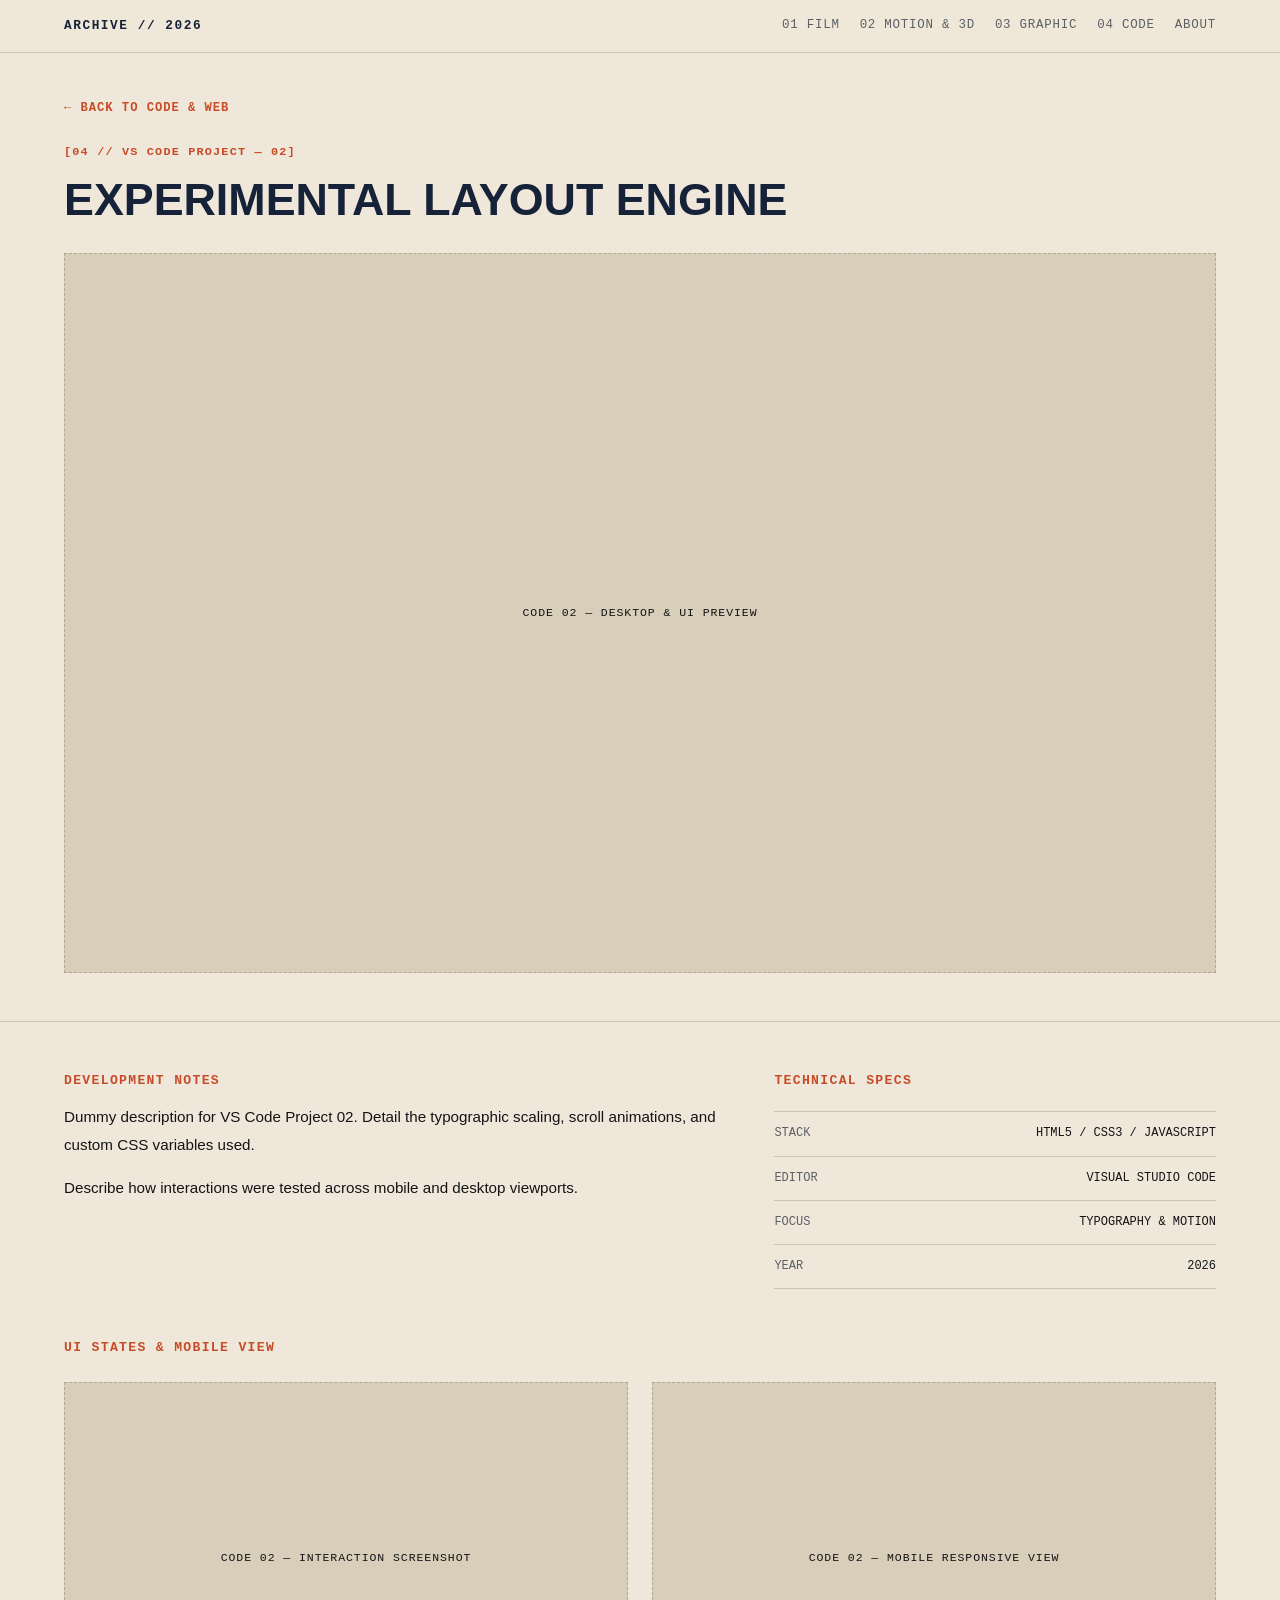
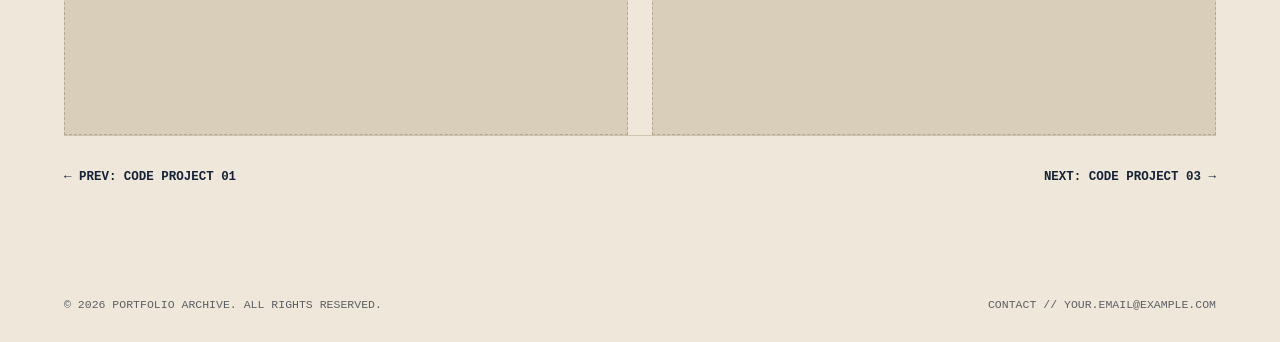
<file: myportfolio/works/code-02.html>
<!DOCTYPE html>
<html lang="ja">
<head>
  <meta charset="UTF-8">
  <meta name="viewport" content="width=device-width, initial-scale=1.0">
  <title>CODE 02 — EXPERIMENTAL LAYOUT ENGINE | PORTFOLIO</title>
  <link rel="stylesheet" href="../css/style.css">
</head>
<body>
  <header class="site-header">
    <div class="header-inner">
      <a href="../index.html" class="logo">ARCHIVE // 2026</a>
      <nav class="site-nav">
        <a href="../index.html#film">01 FILM</a>
        <a href="../index.html#motion-3d">02 MOTION &amp; 3D</a>
        <a href="../index.html#graphic">03 GRAPHIC</a>
        <a href="../index.html#code">04 CODE</a>
        <a href="../index.html#about">ABOUT</a>
      </nav>
    </div>
  </header>

  <main>
    <section class="detail-hero">
      <div class="container">
        <a href="../index.html#code" class="back-link">&larr; BACK TO CODE &amp; WEB</a>
        <span class="section-index">[04 // VS CODE PROJECT — 02]</span>
        <h1 class="detail-title">EXPERIMENTAL LAYOUT ENGINE</h1>
        <div class="media-placeholder ratio-browser">
          <span class="placeholder-label">CODE 02 — DESKTOP &amp; UI PREVIEW</span>
        </div>
      </div>
    </section>

    <section class="detail-body">
      <div class="container">
        <div class="detail-grid">
          <div>
            <h2 class="detail-heading">DEVELOPMENT NOTES</h2>
            <p class="detail-paragraph">
              Dummy description for VS Code Project 02. Detail the typographic scaling, scroll animations, and custom CSS variables used.
            </p>
            <p class="detail-paragraph">
              Describe how interactions were tested across mobile and desktop viewports.
            </p>
          </div>
          <div>
            <h2 class="detail-heading">TECHNICAL SPECS</h2>
            <ul class="spec-list">
              <li><span>STACK</span><span>HTML5 / CSS3 / JAVASCRIPT</span></li>
              <li><span>EDITOR</span><span>VISUAL STUDIO CODE</span></li>
              <li><span>FOCUS</span><span>TYPOGRAPHY &amp; MOTION</span></li>
              <li><span>YEAR</span><span>2026</span></li>
            </ul>
          </div>
        </div>

        <h2 class="detail-heading">UI STATES &amp; MOBILE VIEW</h2>
        <div class="detail-gallery">
          <div class="media-placeholder ratio-browser">
            <span class="placeholder-label">CODE 02 — INTERACTION SCREENSHOT</span>
          </div>
          <div class="media-placeholder ratio-browser">
            <span class="placeholder-label">CODE 02 — MOBILE RESPONSIVE VIEW</span>
          </div>
        </div>

        <nav class="detail-nav">
          <a href="code-01.html">&larr; PREV: CODE PROJECT 01</a>
          <a href="code-03.html">NEXT: CODE PROJECT 03 &rarr;</a>
        </nav>
      </div>
    </section>
  </main>

  <footer class="site-footer">
    <div class="container footer-inner">
      <span>&copy; 2026 PORTFOLIO ARCHIVE. ALL RIGHTS RESERVED.</span>
      <span>CONTACT // YOUR.EMAIL@EXAMPLE.COM</span>
    </div>
  </footer>
</body>
</html>
</file>
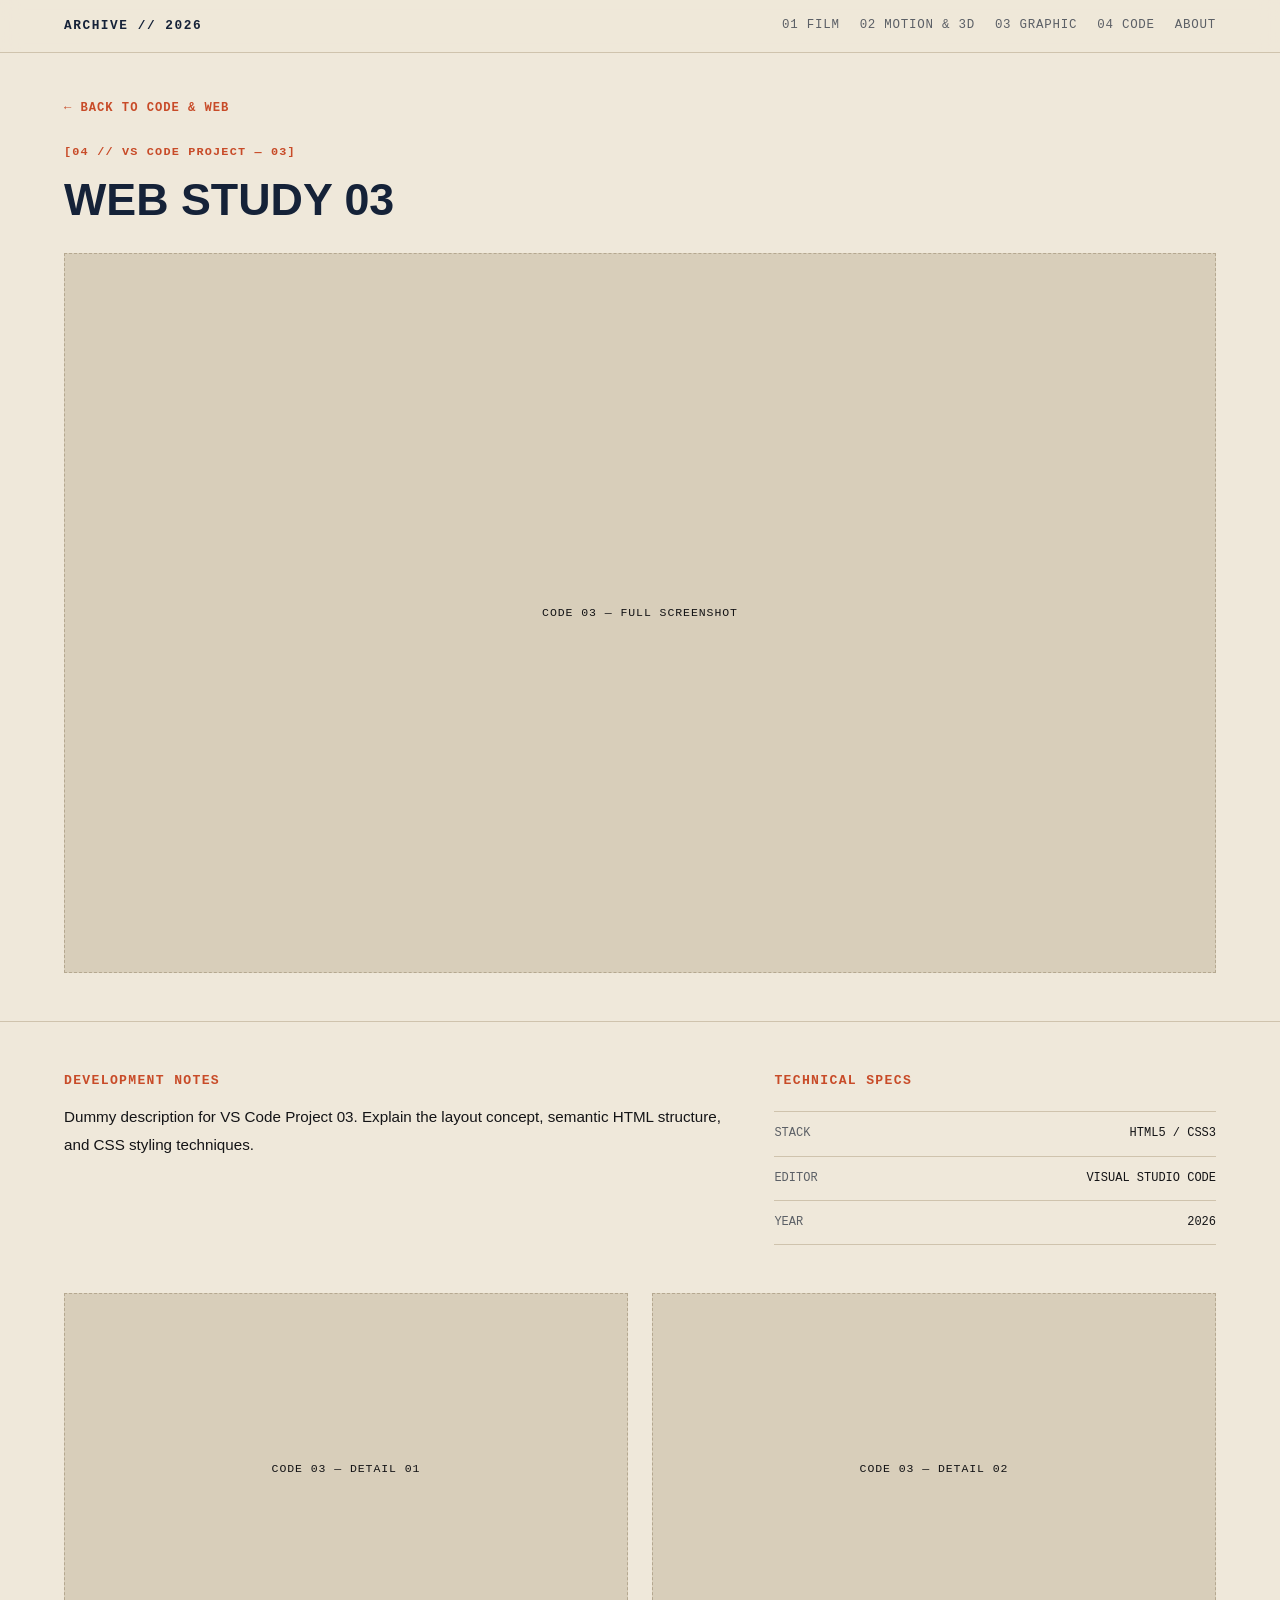
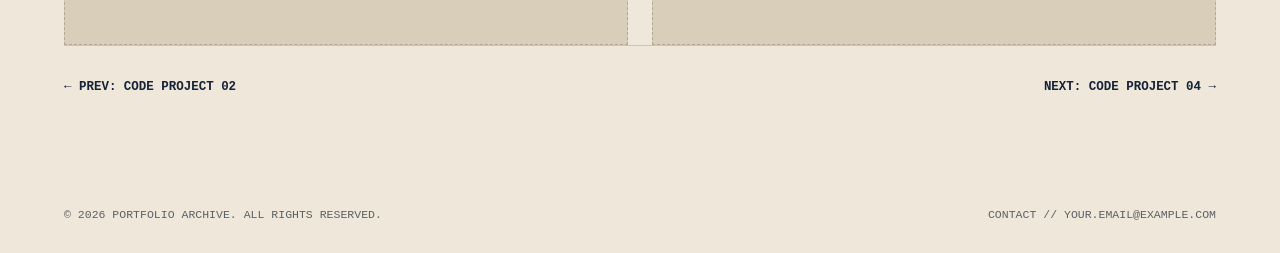
<file: myportfolio/works/code-03.html>
<!DOCTYPE html>
<html lang="ja">
<head>
  <meta charset="UTF-8">
  <meta name="viewport" content="width=device-width, initial-scale=1.0">
  <title>CODE 03 — WEB STUDY 03 | PORTFOLIO</title>
  <link rel="stylesheet" href="../css/style.css">
</head>
<body>
  <header class="site-header">
    <div class="header-inner">
      <a href="../index.html" class="logo">ARCHIVE // 2026</a>
      <nav class="site-nav">
        <a href="../index.html#film">01 FILM</a>
        <a href="../index.html#motion-3d">02 MOTION &amp; 3D</a>
        <a href="../index.html#graphic">03 GRAPHIC</a>
        <a href="../index.html#code">04 CODE</a>
        <a href="../index.html#about">ABOUT</a>
      </nav>
    </div>
  </header>

  <main>
    <section class="detail-hero">
      <div class="container">
        <a href="../index.html#code" class="back-link">&larr; BACK TO CODE &amp; WEB</a>
        <span class="section-index">[04 // VS CODE PROJECT — 03]</span>
        <h1 class="detail-title">WEB STUDY 03</h1>
        <div class="media-placeholder ratio-browser">
          <span class="placeholder-label">CODE 03 — FULL SCREENSHOT</span>
        </div>
      </div>
    </section>

    <section class="detail-body">
      <div class="container">
        <div class="detail-grid">
          <div>
            <h2 class="detail-heading">DEVELOPMENT NOTES</h2>
            <p class="detail-paragraph">
              Dummy description for VS Code Project 03. Explain the layout concept, semantic HTML structure, and CSS styling techniques.
            </p>
          </div>
          <div>
            <h2 class="detail-heading">TECHNICAL SPECS</h2>
            <ul class="spec-list">
              <li><span>STACK</span><span>HTML5 / CSS3</span></li>
              <li><span>EDITOR</span><span>VISUAL STUDIO CODE</span></li>
              <li><span>YEAR</span><span>2026</span></li>
            </ul>
          </div>
        </div>

        <div class="detail-gallery">
          <div class="media-placeholder ratio-browser">
            <span class="placeholder-label">CODE 03 — DETAIL 01</span>
          </div>
          <div class="media-placeholder ratio-browser">
            <span class="placeholder-label">CODE 03 — DETAIL 02</span>
          </div>
        </div>

        <nav class="detail-nav">
          <a href="code-02.html">&larr; PREV: CODE PROJECT 02</a>
          <a href="code-04.html">NEXT: CODE PROJECT 04 &rarr;</a>
        </nav>
      </div>
    </section>
  </main>

  <footer class="site-footer">
    <div class="container footer-inner">
      <span>&copy; 2026 PORTFOLIO ARCHIVE. ALL RIGHTS RESERVED.</span>
      <span>CONTACT // YOUR.EMAIL@EXAMPLE.COM</span>
    </div>
  </footer>
</body>
</html>
</file>
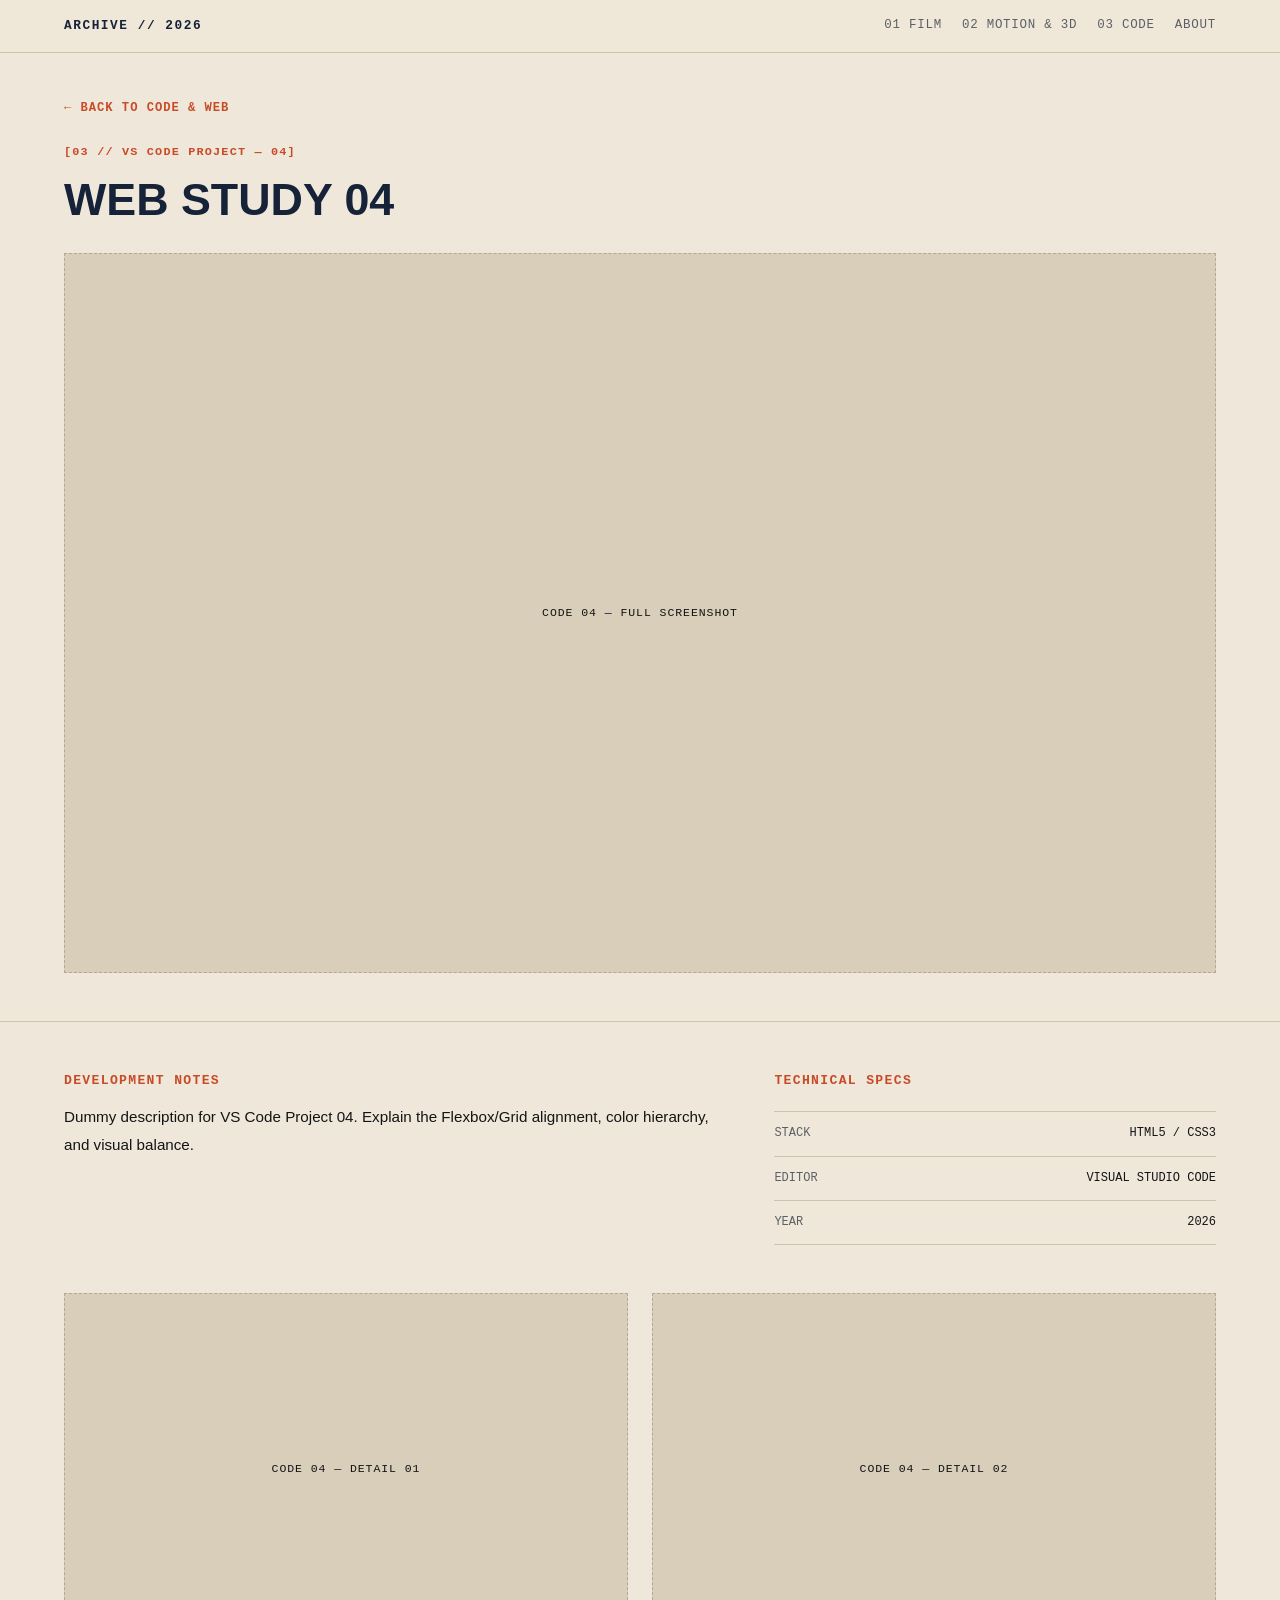
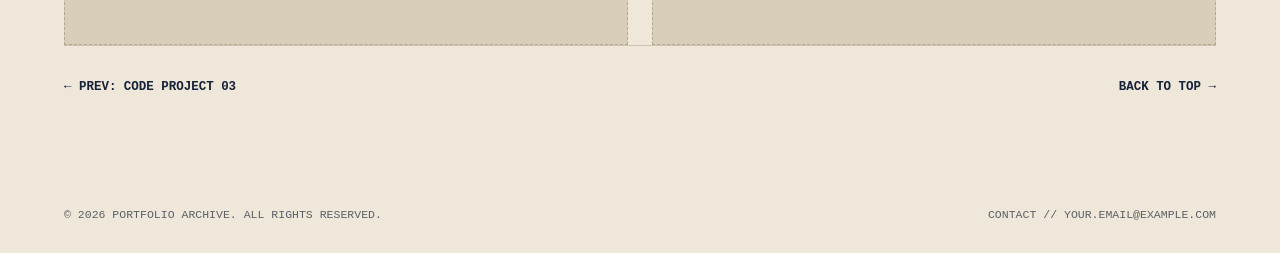
<file: myportfolio/works/code-04.html>
<!DOCTYPE html>
<html lang="ja">
<head>
  <meta charset="UTF-8">
  <meta name="viewport" content="width=device-width, initial-scale=1.0">
  <title>CODE 04 — WEB STUDY 04 | PORTFOLIO</title>
  <link rel="stylesheet" href="../css/style.css">
</head>
<body>
  <header class="site-header">
    <div class="header-inner">
      <a href="../index.html" class="logo">ARCHIVE // 2026</a>
      <nav class="site-nav">
        <a href="../index.html#film">01 FILM</a>
        <a href="../index.html#motion-3d">02 MOTION &amp; 3D</a>
        <a href="../index.html#code">03 CODE</a>
        <a href="../index.html#about">ABOUT</a>
      </nav>
    </div>
  </header>

  <main>
    <section class="detail-hero">
      <div class="container">
        <a href="../index.html#code" class="back-link">&larr; BACK TO CODE &amp; WEB</a>
        <span class="section-index">[03 // VS CODE PROJECT — 04]</span>
        <h1 class="detail-title">WEB STUDY 04</h1>
        <div class="media-placeholder ratio-browser">
          <span class="placeholder-label">CODE 04 — FULL SCREENSHOT</span>
        </div>
      </div>
    </section>

    <section class="detail-body">
      <div class="container">
        <div class="detail-grid">
          <div>
            <h2 class="detail-heading">DEVELOPMENT NOTES</h2>
            <p class="detail-paragraph">
              Dummy description for VS Code Project 04. Explain the Flexbox/Grid alignment, color hierarchy, and visual balance.
            </p>
          </div>
          <div>
            <h2 class="detail-heading">TECHNICAL SPECS</h2>
            <ul class="spec-list">
              <li><span>STACK</span><span>HTML5 / CSS3</span></li>
              <li><span>EDITOR</span><span>VISUAL STUDIO CODE</span></li>
              <li><span>YEAR</span><span>2026</span></li>
            </ul>
          </div>
        </div>

        <div class="detail-gallery">
          <div class="media-placeholder ratio-browser">
            <span class="placeholder-label">CODE 04 — DETAIL 01</span>
          </div>
          <div class="media-placeholder ratio-browser">
            <span class="placeholder-label">CODE 04 — DETAIL 02</span>
          </div>
        </div>

        <nav class="detail-nav">
          <a href="code-03.html">&larr; PREV: CODE PROJECT 03</a>
          <a href="../index.html">BACK TO TOP &rarr;</a>
        </nav>
      </div>
    </section>
  </main>

  <footer class="site-footer">
    <div class="container footer-inner">
      <span>&copy; 2026 PORTFOLIO ARCHIVE. ALL RIGHTS RESERVED.</span>
      <span>CONTACT // YOUR.EMAIL@EXAMPLE.COM</span>
    </div>
  </footer>
</body>
</html>
</file>
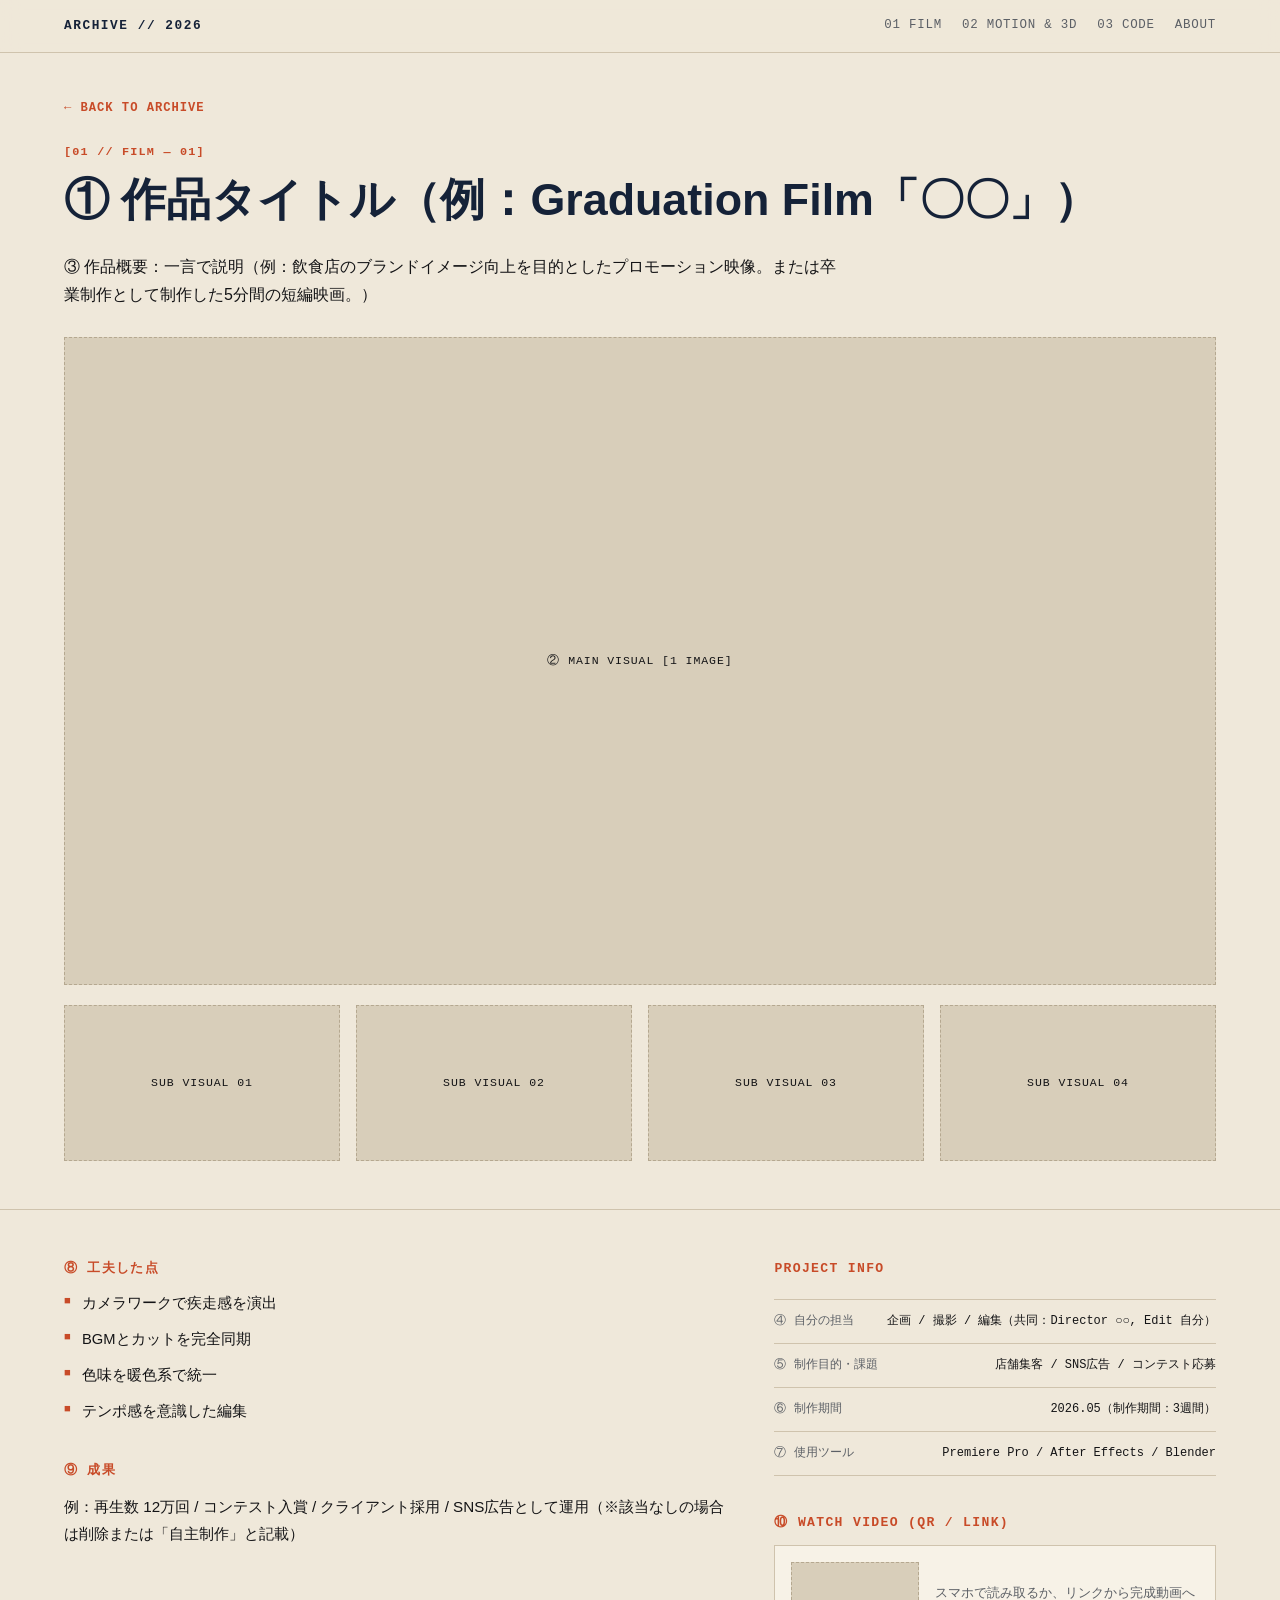
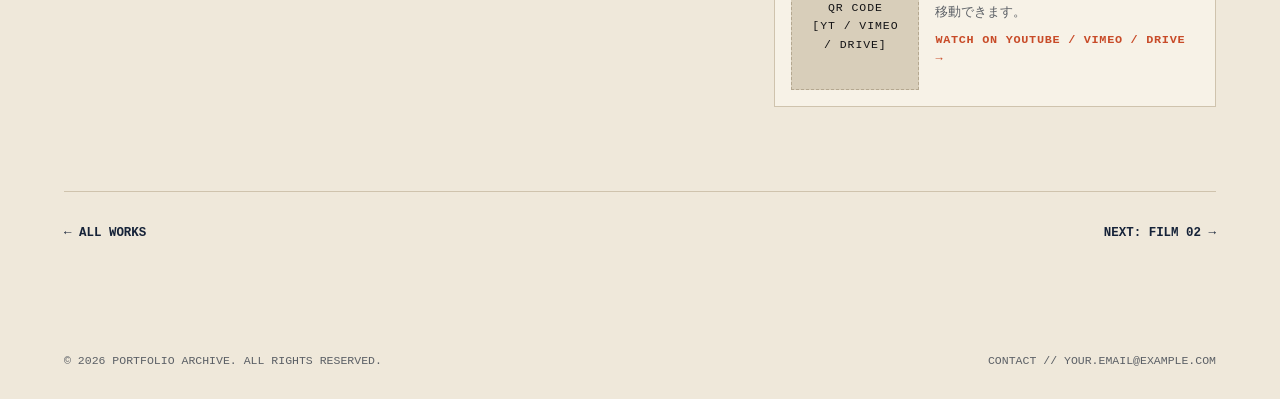
<file: myportfolio/works/film-01.html>
<!DOCTYPE html>
<html lang="ja">
<head>
  <meta charset="UTF-8">
  <meta name="viewport" content="width=device-width, initial-scale=1.0">
  <title>① 作品タイトル | PORTFOLIO</title>
  <link rel="stylesheet" href="../css/style.css">
</head>
<body>
  <header class="site-header">
    <div class="header-inner">
      <a href="../index.html" class="logo">ARCHIVE // 2026</a>
      <nav class="site-nav" aria-label="Primary Navigation">
        <a href="../index.html#film">01 FILM</a>
        <a href="../index.html#motion-3d">02 MOTION &amp; 3D</a>
        <a href="../index.html#code">03 CODE</a>
        <a href="../index.html#about">ABOUT</a>
      </nav>
    </div>
  </header>

  <main>
    <!-- ① タイトル & ③ 作品概要 -->
    <section class="detail-hero">
      <div class="container">
        <a href="../index.html#film" class="back-link">&larr; BACK TO ARCHIVE</a>
        <span class="section-index">[01 // FILM — 01]</span>
        <h1 class="detail-title">① 作品タイトル（例：Graduation Film「〇〇」）</h1>
        <p class="detail-overview">
          ③ 作品概要：一言で説明（例：飲食店のブランドイメージ向上を目的としたプロモーション映像。または卒業制作として制作した5分間の短編映画。）
        </p>

        <!-- ② メインビジュアル（メイン1枚＋サブ2〜4枚） -->
        <div class="visual-showcase">
          <div class="main-visual">
            <div class="media-placeholder ratio-video">
              <span class="placeholder-label">② MAIN VISUAL [1 IMAGE]</span>
            </div>
          </div>
          <div class="sub-visuals">
            <div class="media-placeholder ratio-video">
              <span class="placeholder-label">SUB VISUAL 01</span>
            </div>
            <div class="media-placeholder ratio-video">
              <span class="placeholder-label">SUB VISUAL 02</span>
            </div>
            <div class="media-placeholder ratio-video">
              <span class="placeholder-label">SUB VISUAL 03</span>
            </div>
            <div class="media-placeholder ratio-video">
              <span class="placeholder-label">SUB VISUAL 04</span>
            </div>
          </div>
        </div>
      </div>
    </section>

    <section class="detail-body">
      <div class="container">
        <div class="detail-grid">
          <div class="detail-main-col">
            <!-- ⑧ 工夫した点（3〜5個） -->
            <div class="detail-block">
              <h2 class="detail-heading">⑧ 工夫した点</h2>
              <ul class="point-list">
                <li>カメラワークで疾走感を演出</li>
                <li>BGMとカットを完全同期</li>
                <li>色味を暖色系で統一</li>
                <li>テンポ感を意識した編集</li>
              </ul>
            </div>

            <!-- ⑨ 成果（あれば） -->
            <div class="detail-block">
              <h2 class="detail-heading">⑨ 成果</h2>
              <p class="detail-paragraph">
                例：再生数 12万回 / コンテスト入賞 / クライアント採用 / SNS広告として運用（※該当なしの場合は削除または「自主制作」と記載）
              </p>
            </div>
          </div>

          <aside class="detail-side-col">
            <!-- ④ 自分の担当 / ⑤ 制作目的・課題 / ⑥ 制作期間 / ⑦ 使用ツール -->
            <div class="detail-block">
              <h2 class="detail-heading">PROJECT INFO</h2>
              <ul class="spec-list">
                <li>
                  <span>④ 自分の担当</span>
                  <span>企画 / 撮影 / 編集（共同：Director ○○, Edit 自分）</span>
                </li>
                <li>
                  <span>⑤ 制作目的・課題</span>
                  <span>店舗集客 / SNS広告 / コンテスト応募</span>
                </li>
                <li>
                  <span>⑥ 制作期間</span>
                  <span>2026.05（制作期間：3週間）</span>
                </li>
                <li>
                  <span>⑦ 使用ツール</span>
                  <span>Premiere Pro / After Effects / Blender</span>
                </li>
              </ul>
            </div>

            <!-- ⑩ QRコード（YouTube / Vimeo / Google Drive） -->
            <div class="detail-block">
              <h2 class="detail-heading">⑩ WATCH VIDEO (QR / LINK)</h2>
              <div class="qr-box">
                <div class="media-placeholder ratio-square">
                  <span class="placeholder-label">QR CODE<br>[YT / VIMEO / DRIVE]</span>
                </div>
                <div class="qr-info">
                  <p class="qr-note">スマホで読み取るか、リンクから完成動画へ移動できます。</p>
                  <a href="#" class="video-link-btn">WATCH ON YOUTUBE / VIMEO / DRIVE &rarr;</a>
                </div>
              </div>
            </div>
          </aside>
        </div>

        <nav class="detail-nav">
          <a href="../index.html">&larr; ALL WORKS</a>
          <a href="film-02.html">NEXT: FILM 02 &rarr;</a>
        </nav>
      </div>
    </section>
  </main>

  <footer class="site-footer">
    <div class="container footer-inner">
      <span>&copy; 2026 PORTFOLIO ARCHIVE. ALL RIGHTS RESERVED.</span>
      <span>CONTACT // YOUR.EMAIL@EXAMPLE.COM</span>
    </div>
  </footer>
</body>
</html>
</file>
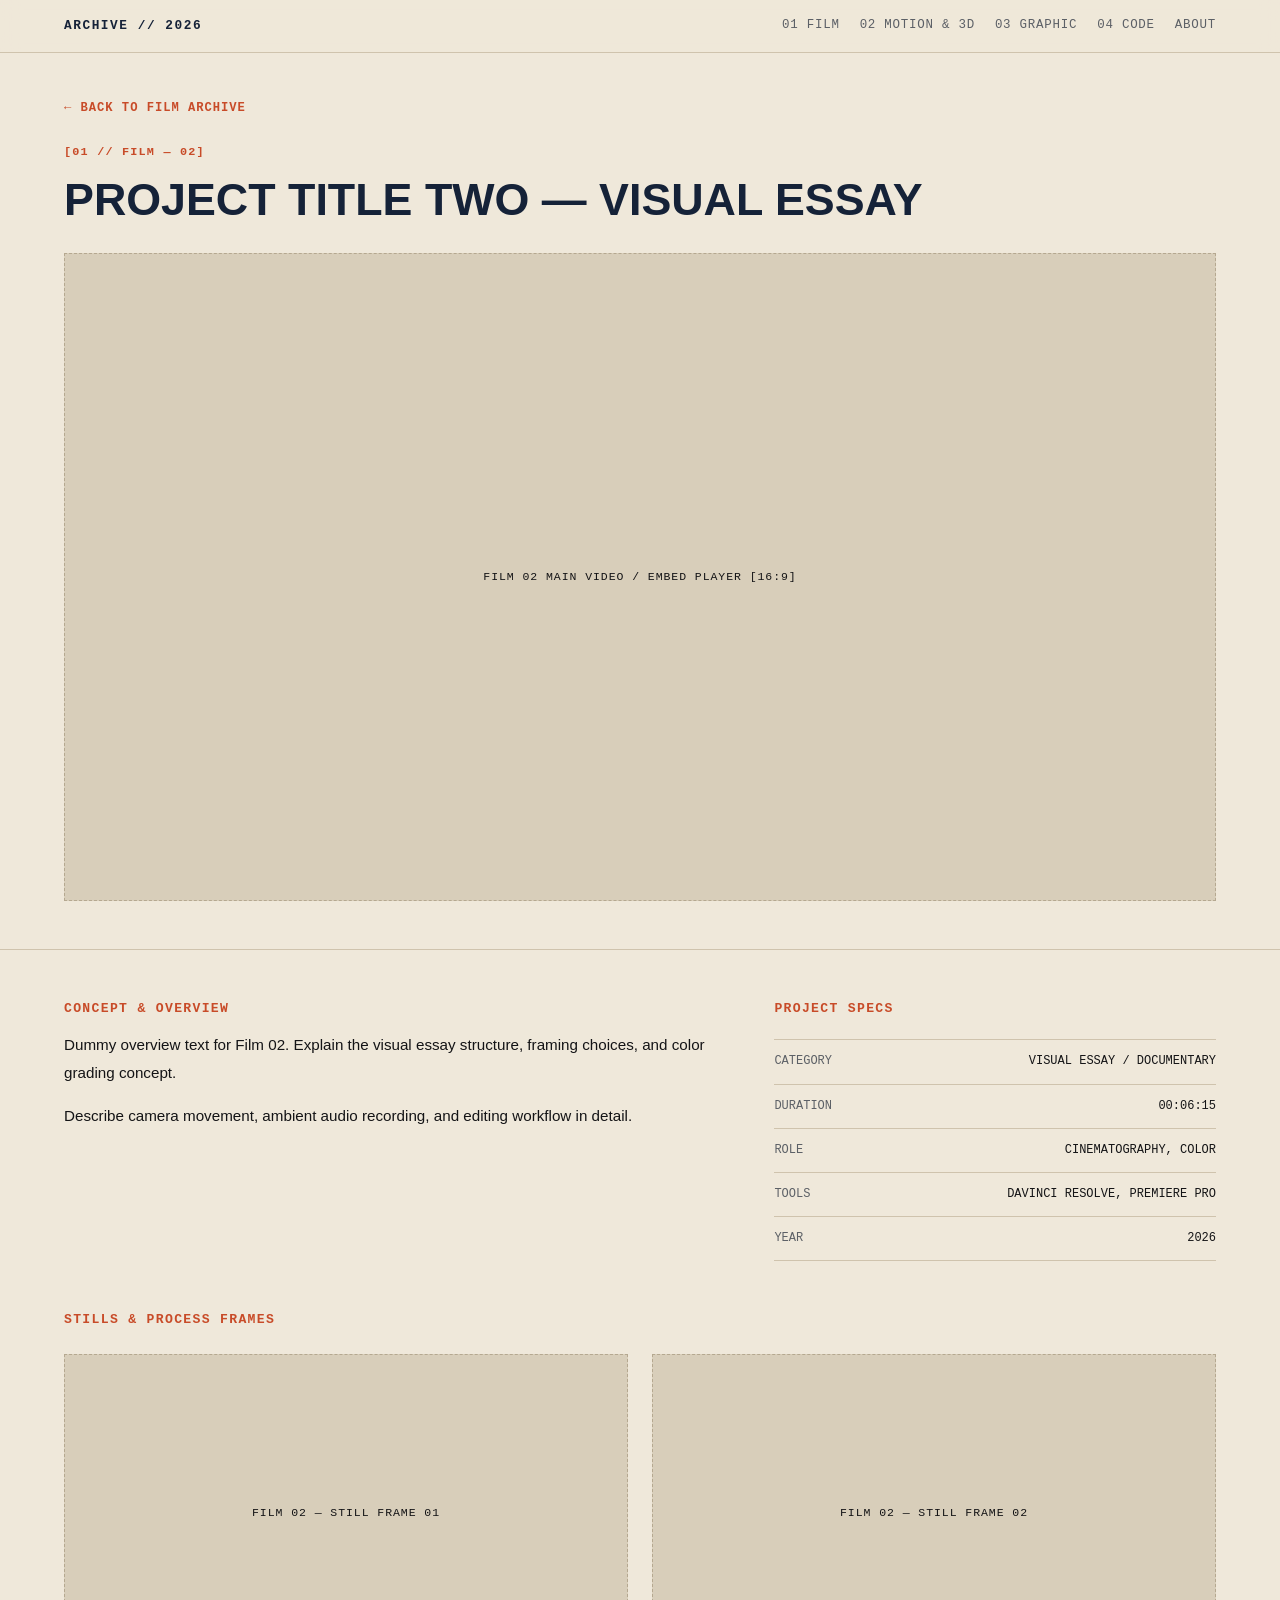
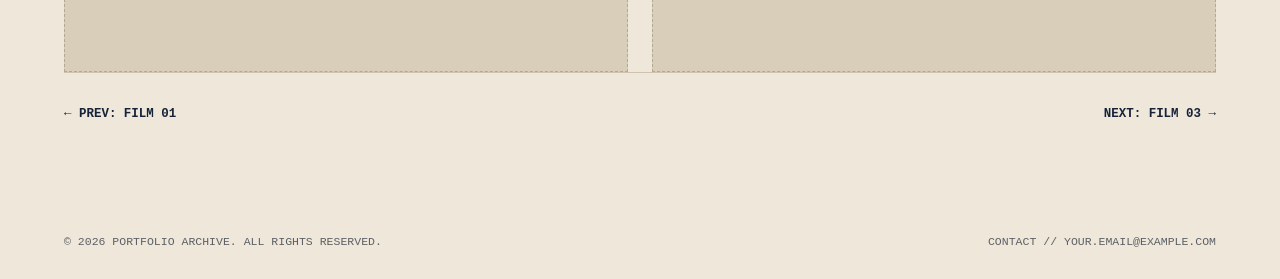
<file: myportfolio/works/film-02.html>
<!DOCTYPE html>
<html lang="ja">
<head>
  <meta charset="UTF-8">
  <meta name="viewport" content="width=device-width, initial-scale=1.0">
  <title>FILM 02 — PROJECT TITLE TWO | PORTFOLIO</title>
  <link rel="stylesheet" href="../css/style.css">
</head>
<body>
  <header class="site-header">
    <div class="header-inner">
      <a href="../index.html" class="logo">ARCHIVE // 2026</a>
      <nav class="site-nav">
        <a href="../index.html#film">01 FILM</a>
        <a href="../index.html#motion-3d">02 MOTION &amp; 3D</a>
        <a href="../index.html#graphic">03 GRAPHIC</a>
        <a href="../index.html#code">04 CODE</a>
        <a href="../index.html#about">ABOUT</a>
      </nav>
    </div>
  </header>

  <main>
    <section class="detail-hero">
      <div class="container">
        <a href="../index.html#film" class="back-link">&larr; BACK TO FILM ARCHIVE</a>
        <span class="section-index">[01 // FILM — 02]</span>
        <h1 class="detail-title">PROJECT TITLE TWO — VISUAL ESSAY</h1>
        <div class="media-placeholder ratio-video">
          <span class="placeholder-label">FILM 02 MAIN VIDEO / EMBED PLAYER [16:9]</span>
        </div>
      </div>
    </section>

    <section class="detail-body">
      <div class="container">
        <div class="detail-grid">
          <div>
            <h2 class="detail-heading">CONCEPT &amp; OVERVIEW</h2>
            <p class="detail-paragraph">
              Dummy overview text for Film 02. Explain the visual essay structure, framing choices, and color grading concept.
            </p>
            <p class="detail-paragraph">
              Describe camera movement, ambient audio recording, and editing workflow in detail.
            </p>
          </div>
          <div>
            <h2 class="detail-heading">PROJECT SPECS</h2>
            <ul class="spec-list">
              <li><span>CATEGORY</span><span>VISUAL ESSAY / DOCUMENTARY</span></li>
              <li><span>DURATION</span><span>00:06:15</span></li>
              <li><span>ROLE</span><span>CINEMATOGRAPHY, COLOR</span></li>
              <li><span>TOOLS</span><span>DAVINCI RESOLVE, PREMIERE PRO</span></li>
              <li><span>YEAR</span><span>2026</span></li>
            </ul>
          </div>
        </div>

        <h2 class="detail-heading">STILLS &amp; PROCESS FRAMES</h2>
        <div class="detail-gallery">
          <div class="media-placeholder ratio-video">
            <span class="placeholder-label">FILM 02 — STILL FRAME 01</span>
          </div>
          <div class="media-placeholder ratio-video">
            <span class="placeholder-label">FILM 02 — STILL FRAME 02</span>
          </div>
        </div>

        <nav class="detail-nav">
          <a href="film-01.html">&larr; PREV: FILM 01</a>
          <a href="film-03.html">NEXT: FILM 03 &rarr;</a>
        </nav>
      </div>
    </section>
  </main>

  <footer class="site-footer">
    <div class="container footer-inner">
      <span>&copy; 2026 PORTFOLIO ARCHIVE. ALL RIGHTS RESERVED.</span>
      <span>CONTACT // YOUR.EMAIL@EXAMPLE.COM</span>
    </div>
  </footer>
</body>
</html>
</file>
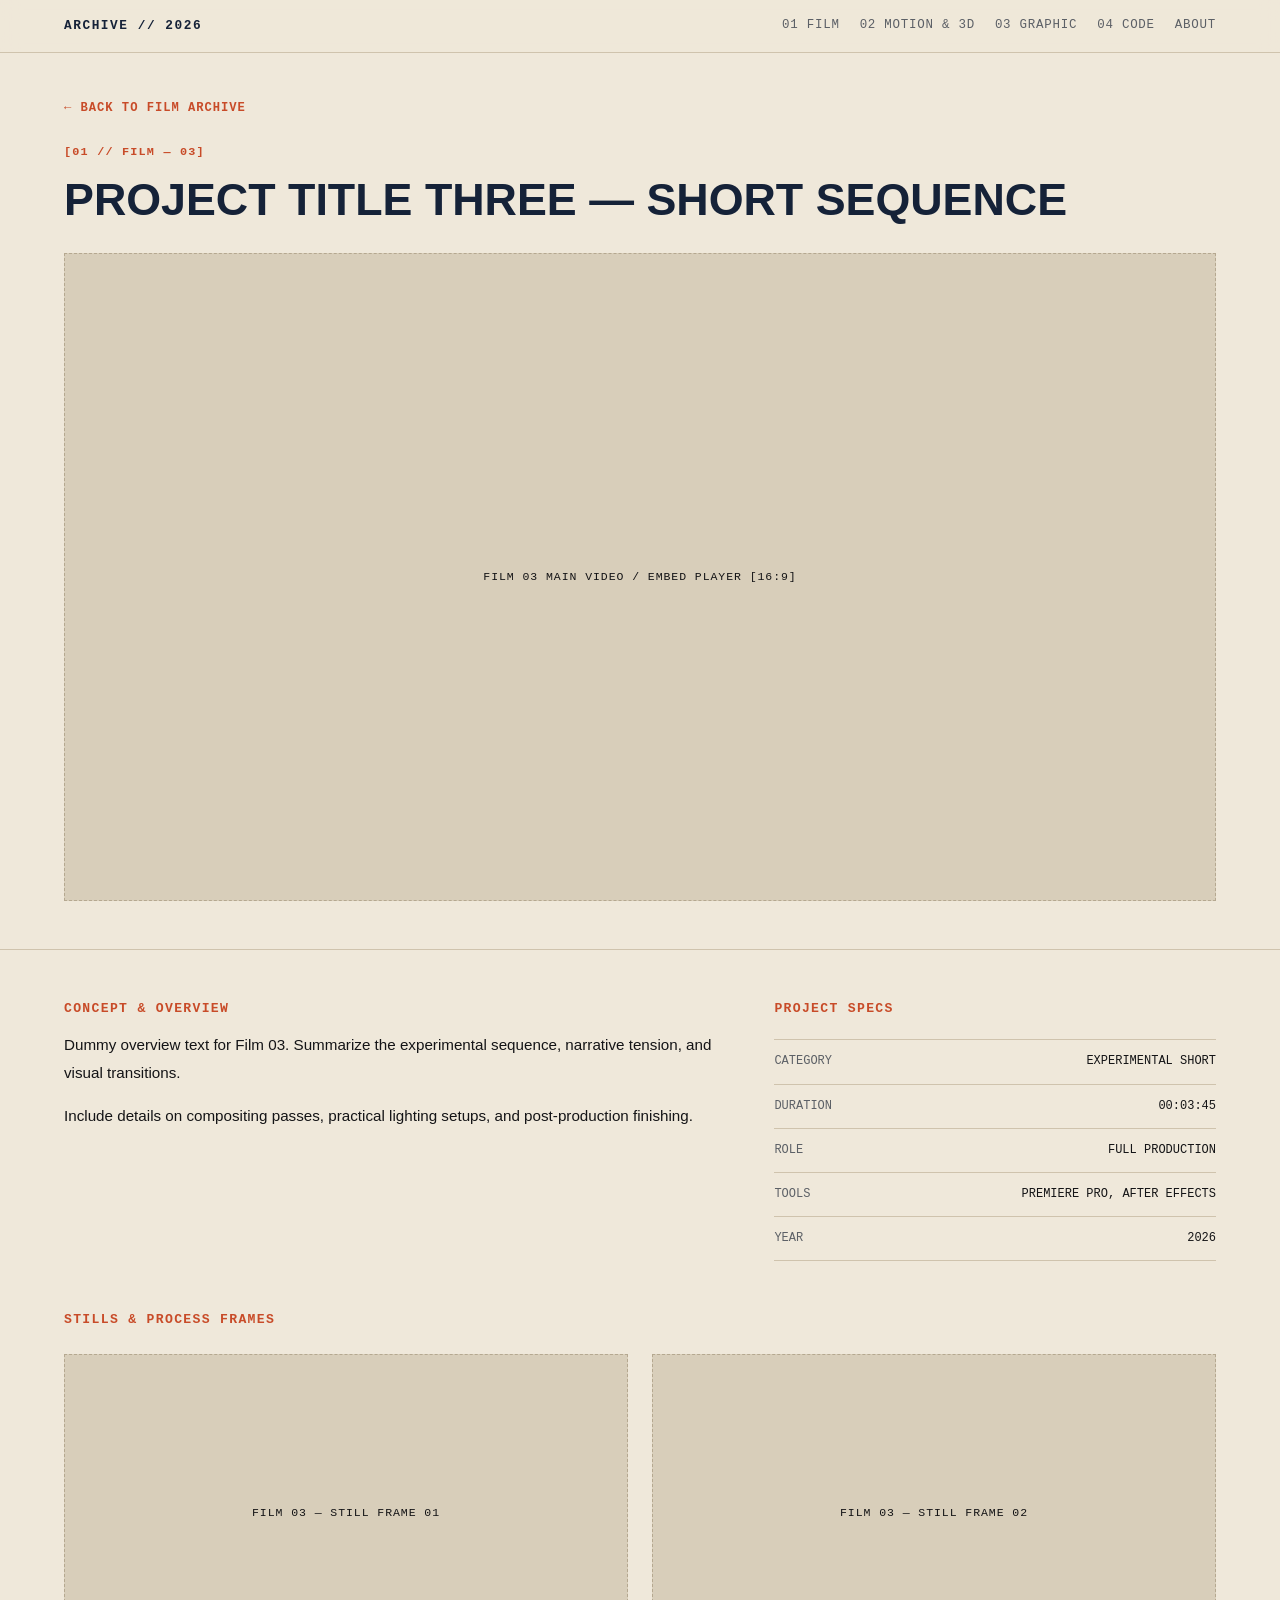
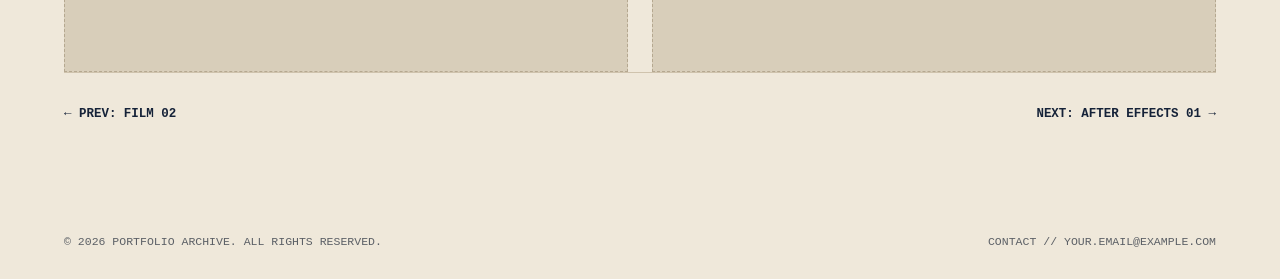
<file: myportfolio/works/film-03.html>
<!DOCTYPE html>
<html lang="ja">
<head>
  <meta charset="UTF-8">
  <meta name="viewport" content="width=device-width, initial-scale=1.0">
  <title>FILM 03 — PROJECT TITLE THREE | PORTFOLIO</title>
  <link rel="stylesheet" href="../css/style.css">
</head>
<body>
  <header class="site-header">
    <div class="header-inner">
      <a href="../index.html" class="logo">ARCHIVE // 2026</a>
      <nav class="site-nav">
        <a href="../index.html#film">01 FILM</a>
        <a href="../index.html#motion-3d">02 MOTION &amp; 3D</a>
        <a href="../index.html#graphic">03 GRAPHIC</a>
        <a href="../index.html#code">04 CODE</a>
        <a href="../index.html#about">ABOUT</a>
      </nav>
    </div>
  </header>

  <main>
    <section class="detail-hero">
      <div class="container">
        <a href="../index.html#film" class="back-link">&larr; BACK TO FILM ARCHIVE</a>
        <span class="section-index">[01 // FILM — 03]</span>
        <h1 class="detail-title">PROJECT TITLE THREE — SHORT SEQUENCE</h1>
        <div class="media-placeholder ratio-video">
          <span class="placeholder-label">FILM 03 MAIN VIDEO / EMBED PLAYER [16:9]</span>
        </div>
      </div>
    </section>

    <section class="detail-body">
      <div class="container">
        <div class="detail-grid">
          <div>
            <h2 class="detail-heading">CONCEPT &amp; OVERVIEW</h2>
            <p class="detail-paragraph">
              Dummy overview text for Film 03. Summarize the experimental sequence, narrative tension, and visual transitions.
            </p>
            <p class="detail-paragraph">
              Include details on compositing passes, practical lighting setups, and post-production finishing.
            </p>
          </div>
          <div>
            <h2 class="detail-heading">PROJECT SPECS</h2>
            <ul class="spec-list">
              <li><span>CATEGORY</span><span>EXPERIMENTAL SHORT</span></li>
              <li><span>DURATION</span><span>00:03:45</span></li>
              <li><span>ROLE</span><span>FULL PRODUCTION</span></li>
              <li><span>TOOLS</span><span>PREMIERE PRO, AFTER EFFECTS</span></li>
              <li><span>YEAR</span><span>2026</span></li>
            </ul>
          </div>
        </div>

        <h2 class="detail-heading">STILLS &amp; PROCESS FRAMES</h2>
        <div class="detail-gallery">
          <div class="media-placeholder ratio-video">
            <span class="placeholder-label">FILM 03 — STILL FRAME 01</span>
          </div>
          <div class="media-placeholder ratio-video">
            <span class="placeholder-label">FILM 03 — STILL FRAME 02</span>
          </div>
        </div>

        <nav class="detail-nav">
          <a href="film-02.html">&larr; PREV: FILM 02</a>
          <a href="ae-01.html">NEXT: AFTER EFFECTS 01 &rarr;</a>
        </nav>
      </div>
    </section>
  </main>

  <footer class="site-footer">
    <div class="container footer-inner">
      <span>&copy; 2026 PORTFOLIO ARCHIVE. ALL RIGHTS RESERVED.</span>
      <span>CONTACT // YOUR.EMAIL@EXAMPLE.COM</span>
    </div>
  </footer>
</body>
</html>
</file>
<file: myportfolio/css/style.css>
/* =========================================
   1. Variables & Reset (Mobile First)
   ========================================= */
:root {
  /* ベージュ基調 × 見出し紺色 × 本文黒＆グレー */
  --bg-main: #efe8da;
  --bg-alt: #e6decb;
  --bg-card: #f7f2e7;
  --placeholder-bg: #d8ceba;
  --placeholder-border: #b5a890;

  --heading-navy: #152238;
  --text-main: #141416;
  --text-muted: #5c6066;
  --accent: #c84b28;
  --border-line: #cfc3ad;

  --font-sans: "Helvetica Neue", Arial, "Hiragino Kaku Gothic ProN", "Hiragino Sans", Meiryo, sans-serif;
  --font-mono: "SFMono-Regular", Consolas, "Liberation Mono", Menlo, monospace;

  --container-width: 1200px;
}

*,
*::before,
*::after {
  box-sizing: border-box;
  margin: 0;
  padding: 0;
}

html {
  scroll-behavior: smooth;
  background-color: var(--bg-main);
  color: var(--text-main);
  font-family: var(--font-sans);
  overflow-x: clip;
}

body {
  line-height: 1.6;
  color: var(--text-main);
  -webkit-font-smoothing: antialiased;
  overflow-x: clip;
}

h1,
h2,
h3 {
  color: var(--heading-navy);
}

a {
  color: inherit;
  text-decoration: none;
}

img,
video {
  display: block;
  max-width: 100%;
  width: 100%;
  height: 100%;
  object-fit: cover;
}

.container {
  width: 100%;
  max-width: var(--container-width);
  margin: 0 auto;
  padding: 0 16px;
}

/* =========================================
   2. Header (Mobile Base)
   ========================================= */
.site-header {
  position: sticky;
  top: 0;
  z-index: 100;
  background-color: rgba(239, 232, 218, 0.92);
  backdrop-filter: blur(10px);
  border-bottom: 1px solid var(--border-line);
}

.header-inner {
  max-width: var(--container-width);
  margin: 0 auto;
  padding: 12px 16px;
  display: flex;
  flex-direction: column;
  align-items: flex-start;
  gap: 10px;
}

.logo {
  font-family: var(--font-mono);
  font-size: 0.8rem;
  font-weight: 700;
  letter-spacing: 0.12em;
  color: var(--heading-navy);
}

.site-nav {
  display: flex;
  flex-wrap: wrap;
  gap: 12px 16px;
}

.site-nav a {
  font-family: var(--font-mono);
  font-size: 0.72rem;
  color: var(--text-muted);
  letter-spacing: 0.06em;
  transition: color 0.2s ease;
}

.site-nav a:hover {
  color: var(--heading-navy);
}

/* =========================================
   3. Hero Section (Mobile Base)
   ========================================= */
.hero {
  padding: 40px 0 64px;
  border-bottom: 1px solid var(--border-line);
}

.hero-meta {
  display: flex;
  flex-direction: column;
  gap: 4px;
  font-family: var(--font-mono);
  font-size: 0.72rem;
  color: var(--text-muted);
  letter-spacing: 0.08em;
  margin-bottom: 20px;
}

.hero-title {
  font-size: 2.1rem;
  font-weight: 800;
  line-height: 1.06;
  letter-spacing: -0.02em;
  color: var(--heading-navy);
  margin-bottom: 28px;
  overflow-wrap: anywhere;
}

.hero-title .accent {
  color: var(--accent);
}

.hero-caption {
  display: flex;
  flex-direction: column;
  gap: 8px;
  margin-top: 12px;
  font-family: var(--font-mono);
  font-size: 0.74rem;
  color: var(--text-muted);
}

.timecode {
  color: var(--accent);
  font-weight: 700;
}

/* =========================================
   4. Gray Placeholders (画像・動画差し替え用)
   ========================================= */
.media-placeholder {
  width: 100%;
  background-color: var(--placeholder-bg);
  border: 1px dashed var(--placeholder-border);
  display: flex;
  align-items: center;
  justify-content: center;
  text-align: center;
  padding: 16px;
  position: relative;
  overflow: hidden;
  transition: border-color 0.25s ease, background-color 0.25s ease;
}

.media-placeholder:hover {
  border-color: var(--heading-navy);
  background-color: #cfc3ac;
}

.placeholder-label {
  font-family: var(--font-mono);
  font-size: 0.72rem;
  letter-spacing: 0.08em;
  color: var(--text-main);
  overflow-wrap: anywhere;
}

.ratio-wide {
  aspect-ratio: 16 / 9;
}

.ratio-video {
  aspect-ratio: 16 / 9;
}

.ratio-browser {
  aspect-ratio: 16 / 10;
}

.ratio-poster {
  aspect-ratio: 1 / 1.414;
}

/* =========================================
   5. Common Section Layout (Mobile Base)
   ========================================= */
.section {
  padding: 64px 0;
  border-bottom: 1px solid var(--border-line);
}

.section-alt {
  background-color: var(--bg-alt);
}

.section-header {
  display: flex;
  flex-direction: column;
  gap: 10px;
  margin-bottom: 32px;
  padding-bottom: 16px;
  border-bottom: 1px solid var(--border-line);
}

.section-index {
  display: block;
  font-family: var(--font-mono);
  font-size: 0.74rem;
  color: var(--accent);
  font-weight: 700;
  letter-spacing: 0.1em;
  margin-bottom: 6px;
}

.section-title {
  font-size: 1.5rem;
  font-weight: 800;
  line-height: 1.15;
  letter-spacing: -0.01em;
  color: var(--heading-navy);
}

.section-desc {
  font-family: var(--font-mono);
  font-size: 0.75rem;
  color: var(--text-muted);
}

/* =========================================
   6. Works Layouts (Mobile Base: 1 Column)
   ========================================= */
.film-list {
  display: flex;
  flex-direction: column;
  gap: 24px;
}

.film-item {
  display: grid;
  grid-template-columns: minmax(0, 1fr);
  gap: 20px;
  background-color: var(--bg-card);
  border: 1px solid var(--border-line);
  padding: 16px;
}

.grid-2,
.grid-3,
.tools-grid {
  display: grid;
  grid-template-columns: minmax(0, 1fr);
  gap: 20px;
}

.mt-grid {
  margin-top: 20px;
}

.card {
  background-color: var(--bg-card);
  border: 1px solid var(--border-line);
  padding: 16px;
  display: flex;
  flex-direction: column;
  gap: 14px;
}

.card-featured {
  border-color: var(--accent);
}

.badge {
  color: var(--accent);
  font-weight: 700;
}

.work-info {
  display: flex;
  flex-direction: column;
  gap: 8px;
}

.work-meta {
  display: flex;
  flex-wrap: wrap;
  justify-content: space-between;
  gap: 6px 12px;
  font-family: var(--font-mono);
  font-size: 0.7rem;
  color: var(--text-muted);
  letter-spacing: 0.06em;
}

.work-title {
  font-size: 1.05rem;
  font-weight: 700;
  line-height: 1.35;
  color: var(--heading-navy);
}

.work-text {
  font-size: 0.88rem;
  color: var(--text-main);
  line-height: 1.65;
}

/* Poster Section (Mobile Base) */
.poster-showcase {
  display: grid;
  grid-template-columns: minmax(0, 1fr);
  gap: 28px;
}

.poster-frame {
  background-color: var(--bg-card);
  border: 1px solid var(--border-line);
  padding: 16px;
}

.poster-title {
  font-size: 1.35rem;
  font-weight: 800;
  line-height: 1.25;
  color: var(--heading-navy);
  margin: 8px 0 12px;
}

.spec-list {
  list-style: none;
  margin-top: 20px;
  border-top: 1px solid var(--border-line);
}

.spec-list li {
  display: flex;
  flex-wrap: wrap;
  justify-content: space-between;
  gap: 8px;
  padding: 12px 0;
  border-bottom: 1px solid var(--border-line);
  font-family: var(--font-mono);
  font-size: 0.75rem;
  color: var(--text-main);
}

.spec-list li span:first-child {
  color: var(--text-muted);
}

/* About & Footer (Mobile Base) */
.about-grid {
  display: grid;
  grid-template-columns: minmax(0, 1fr);
  gap: 28px;
}

.about-lead {
  font-size: 1.05rem;
  font-weight: 700;
  line-height: 1.5;
  color: var(--heading-navy);
  margin-bottom: 12px;
}

.tool-box {
  background-color: var(--bg-card);
  border: 1px solid var(--border-line);
  padding: 16px;
}

.tool-cat {
  display: block;
  font-family: var(--font-mono);
  font-size: 0.72rem;
  color: var(--accent);
  font-weight: 700;
  margin-bottom: 6px;
}

.tool-box p {
  font-family: var(--font-mono);
  font-size: 0.76rem;
  color: var(--text-muted);
}

.site-footer {
  padding: 28px 0;
  font-family: var(--font-mono);
  font-size: 0.72rem;
  color: var(--text-muted);
}

.footer-inner {
  display: flex;
  flex-direction: column;
  gap: 8px;
}

/* =========================================
7. Tablet & Up (width >= 768px)
   ========================================= */
@media screen and (width >= 768px) {
  .container {
    padding: 0 24px;
  }

  .header-inner {
    flex-direction: row;
    justify-content: space-between;
    align-items: center;
    padding: 16px 24px;
  }

  .site-nav {
    gap: 20px;
  }

  .site-nav a {
    font-size: 0.78rem;
  }

  .hero {
    padding: 64px 0 80px;
  }

  .hero-meta {
    flex-direction: row;
    justify-content: space-between;
    margin-bottom: 24px;
  }

  .hero-title {
    font-size: 3.4rem;
    margin-bottom: 36px;
  }

  .hero-caption {
    flex-direction: row;
    justify-content: space-between;
    align-items: flex-start;
    gap: 24px;
  }

  .timecode {
    white-space: nowrap;
  }

  .section {
    padding: 80px 0;
  }

  .section-header {
    flex-direction: row;
    justify-content: space-between;
    align-items: flex-end;
    margin-bottom: 40px;
  }

  .section-title {
    font-size: 2rem;
  }

  .section-desc {
    max-width: 380px;
  }

  .grid-2 {
    grid-template-columns: repeat(2, minmax(0, 1fr));
    gap: 24px;
  }

  .grid-3,
  .tools-grid {
    grid-template-columns: repeat(2, minmax(0, 1fr));
    gap: 24px;
  }

  .poster-showcase {
    grid-template-columns: minmax(240px, 340px) minmax(0, 1fr);
    align-items: center;
    gap: 36px;
  }

  .about-grid {
    grid-template-columns: minmax(0, 1fr) minmax(0, 1.5fr);
    gap: 36px;
  }

  .footer-inner {
    flex-direction: row;
    justify-content: space-between;
    align-items: center;
  }
}

/* =========================================
8. Desktop (width >= 1024px)
   ========================================= */
@media screen and (width >= 1024px) {
  .hero {
    padding: 72px 0 96px;
  }

  .hero-title {
    font-size: 4.8rem;
    margin-bottom: 44px;
  }

  .ratio-wide {
    aspect-ratio: 21 / 9;
  }

  .section {
    padding: 96px 0;
  }

  .section-title {
    font-size: 2.4rem;
  }

  .film-list {
    gap: 36px;
  }

  .film-item {
    grid-template-columns: minmax(0, 1.35fr) minmax(0, 1fr);
    align-items: center;
    gap: 32px;
    padding: 20px;
  }

  .grid-3 {
    grid-template-columns: repeat(3, minmax(0, 1fr));
  }

  .tools-grid {
    grid-template-columns: repeat(3, minmax(0, 1fr));
    gap: 16px;
  }

  .poster-showcase {
    grid-template-columns: minmax(260px, 420px) minmax(0, 1fr);
    gap: 48px;
  }
}

/* =========================================
9. Card Hover Link & Work Detail Page
   ========================================= */
.card-link {
  display: block;
  height: 100%;
}

.card-link .film-item,
.card-link .card,
.card-link .poster-frame {
  height: 100%;
  transition: transform 0.25s ease, border-color 0.25s ease;
}

.card-link:hover .film-item,
.card-link:hover .card,
.card-link:hover .poster-frame {
  transform: translateY(-4px);
  border-color: var(--accent);
}

.view-more {
  display: inline-block;
  margin-top: 8px;
  font-family: var(--font-mono);
  font-size: 0.74rem;
  font-weight: 700;
  color: var(--accent);
  letter-spacing: 0.08em;
}

/* Detail Page Layout (Mobile Base) */
.detail-hero {
  padding: 40px 0 48px;
  border-bottom: 1px solid var(--border-line);
}

.back-link {
  display: inline-block;
  font-family: var(--font-mono);
  font-size: 0.76rem;
  font-weight: 700;
  color: var(--accent);
  letter-spacing: 0.08em;
  margin-bottom: 24px;
}

.back-link:hover {
  text-decoration: underline;
}

.detail-title {
  font-size: 1.9rem;
  font-weight: 800;
  line-height: 1.15;
  color: var(--heading-navy);
  margin: 12px 0 28px;
}

.detail-body {
  padding: 48px 0 80px;
}

.detail-grid {
  display: grid;
  grid-template-columns: minmax(0, 1fr);
  gap: 32px;
  margin-bottom: 48px;
}

.detail-heading {
  font-family: var(--font-mono);
  font-size: 0.82rem;
  color: var(--accent);
  letter-spacing: 0.1em;
  margin-bottom: 12px;
}

.detail-paragraph {
  font-size: 0.95rem;
  color: var(--text-main);
  line-height: 1.8;
  margin-bottom: 16px;
}

.detail-gallery {
  display: grid;
  grid-template-columns: minmax(0, 1fr);
  gap: 20px;
  margin-top: 24px;
}

.poster-detail-wrap {
  max-width: 560px;
  margin: 0 auto;
}

.detail-nav {
  display: flex;
  justify-content: space-between;
  align-items: center;
  gap: 16px;
  padding-top: 32px;
  border-top: 1px solid var(--border-line);
  font-family: var(--font-mono);
  font-size: 0.78rem;
  font-weight: 700;
  color: var(--heading-navy);
}

.detail-nav a:hover {
  color: var(--accent);
}

@media screen and (width >= 768px) {
  .detail-title {
    font-size: 2.8rem;
  }

  .detail-grid {
    grid-template-columns: minmax(0, 1.5fr) minmax(0, 1fr);
    gap: 48px;
  }

  .detail-gallery {
    grid-template-columns: repeat(2, minmax(0, 1fr));
    gap: 24px;
  }
}

/* =========================================
   10. Basic Structure (①〜⑩) Additions
   ========================================= */
.detail-overview {
  font-size: 1rem;
  color: var(--text-main);
  line-height: 1.75;
  max-width: 780px;
  margin-bottom: 28px;
}

.visual-showcase {
  display: grid;
  grid-template-columns: minmax(0, 1fr);
  gap: 16px;
}

.sub-visuals {
  display: grid;
  grid-template-columns: repeat(2, minmax(0, 1fr));
  gap: 12px;
}

.ratio-square {
  aspect-ratio: 1 / 1;
}

.detail-block {
  margin-bottom: 36px;
}

.point-list {
  list-style: none;
  display: flex;
  flex-direction: column;
  gap: 12px;
}

.point-list li {
  position: relative;
  padding-left: 18px;
  font-size: 0.92rem;
  line-height: 1.65;
  color: var(--text-main);
}

.point-list li::before {
  content: "■";
  position: absolute;
  left: 0;
  top: 0;
  font-size: 0.7rem;
  color: var(--accent);
}

.qr-box {
  background-color: var(--bg-card);
  border: 1px solid var(--border-line);
  padding: 16px;
  display: grid;
  grid-template-columns: minmax(96px, 128px) minmax(0, 1fr);
  gap: 16px;
  align-items: center;
}

.qr-note {
  font-size: 0.8rem;
  color: var(--text-muted);
  line-height: 1.5;
  margin-bottom: 10px;
}

.video-link-btn {
  display: inline-block;
  font-family: var(--font-mono);
  font-size: 0.74rem;
  font-weight: 700;
  color: var(--accent);
  letter-spacing: 0.06em;
}

.video-link-btn:hover {
  text-decoration: underline;
}

@media screen and (width >= 768px) {
  .sub-visuals {
    grid-template-columns: repeat(4, minmax(0, 1fr));
    gap: 16px;
  }
}

@media screen and (width >= 1024px) {
  .visual-showcase {
    gap: 20px;
  }
}
</file>
